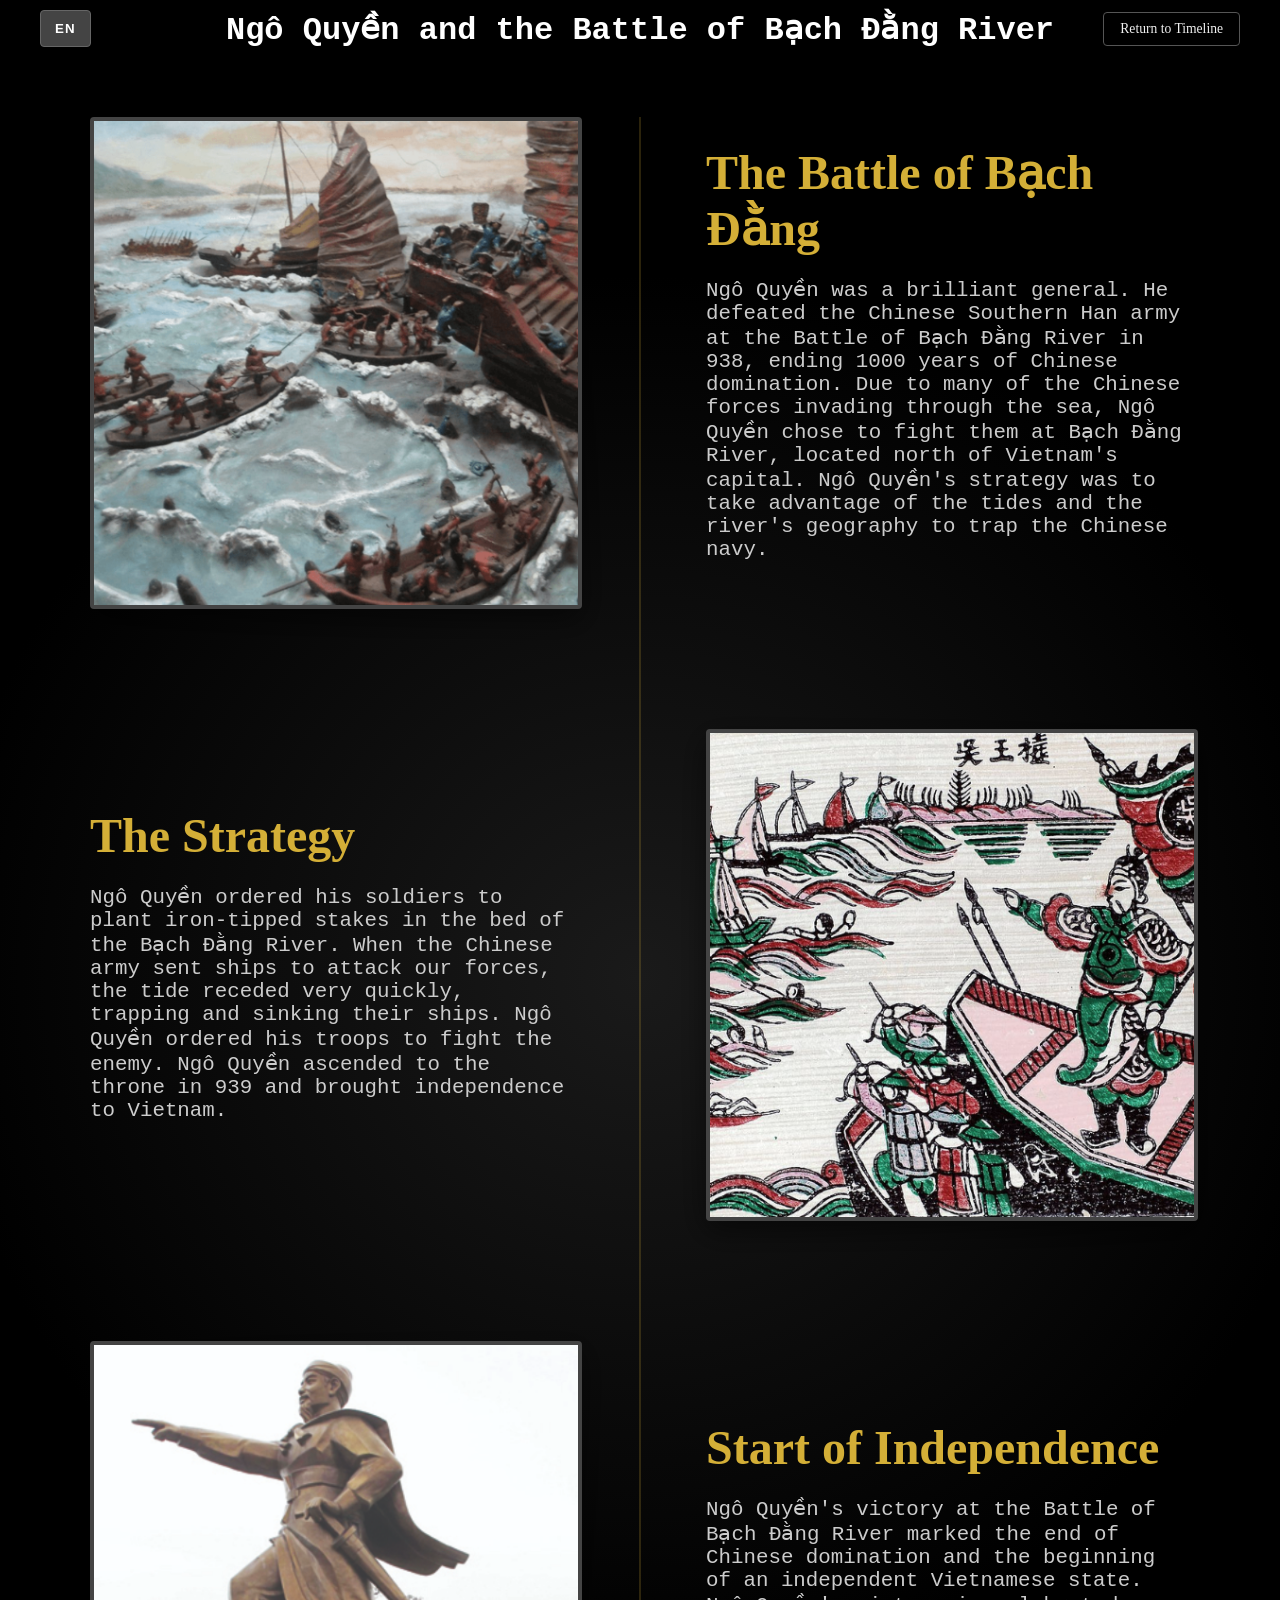
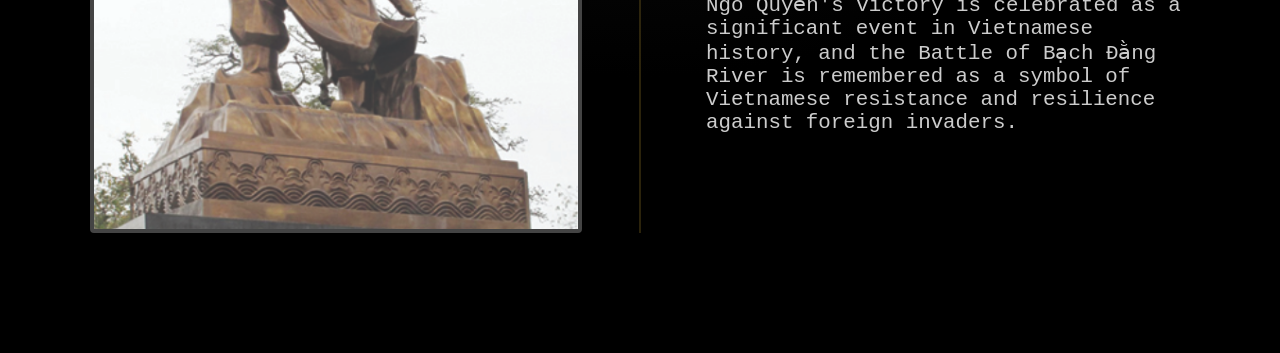
<file: templates/BachDangRiver.html>
<!DOCTYPE html>
<html lang="en">
<head>
    <meta charset="UTF-8">
    <meta name="viewport" content="width=device-width, initial-scale=1.0">
    <title>Dragon and Fairy - Vietnamese History</title>
    <link rel="stylesheet" href="../static/main.css">
    <link rel="stylesheet" href="../static/inner-page.css">
    <script src="../static/main.js" defer></script>
</head>

<body>
    <header class="main-header">
        <div class="header-left">
            <button id="lang-toggle" class="lang-btn">EN</button>
        </div>

        <h1 class="site-title" data-key="era.fourth"></h1>

        <div class="toggle-group">
            <a href="../index.html" class="return-btn"> Return to Timeline</a>
        </div>
    </header>

    <div class="container">
        <div class="vertical-divider"></div>

        <div class="content-row row-left">
            <div class="image-box">
                <img src="../static/images/Battle.png" alt="The Legend">
            </div>
            <div class="info-box">
                <h2 data-key="Bach_Dang.union_h2"></h2>
                <p data-key="Bach_Dang.union_p"></p>
            </div>
        </div>

        <div class="content-row row-left">
            <div class="info-box">
                <h2 data-key="Bach_Dang.eggs_h2"></h2>
                <p data-key="Bach_Dang.eggs_p"></p>
            </div>
            <div class="image-box">
                <img src="../static/images/RAHH.png" alt="The Eggs">
            </div>
        </div>

         <div class="content-row row-right">
            <div class="info-box">
                <h2 data-key="Bach_Dang.after_h2"></h2>
                <p data-key="Bach_Dang.after_p"></p>
            </div>  
            <div class="image-box">
                <img src="../static/images/Statue.png" alt="The Eggs">
            </div>
        </div>
    </div>
</body>
</html>
</file>
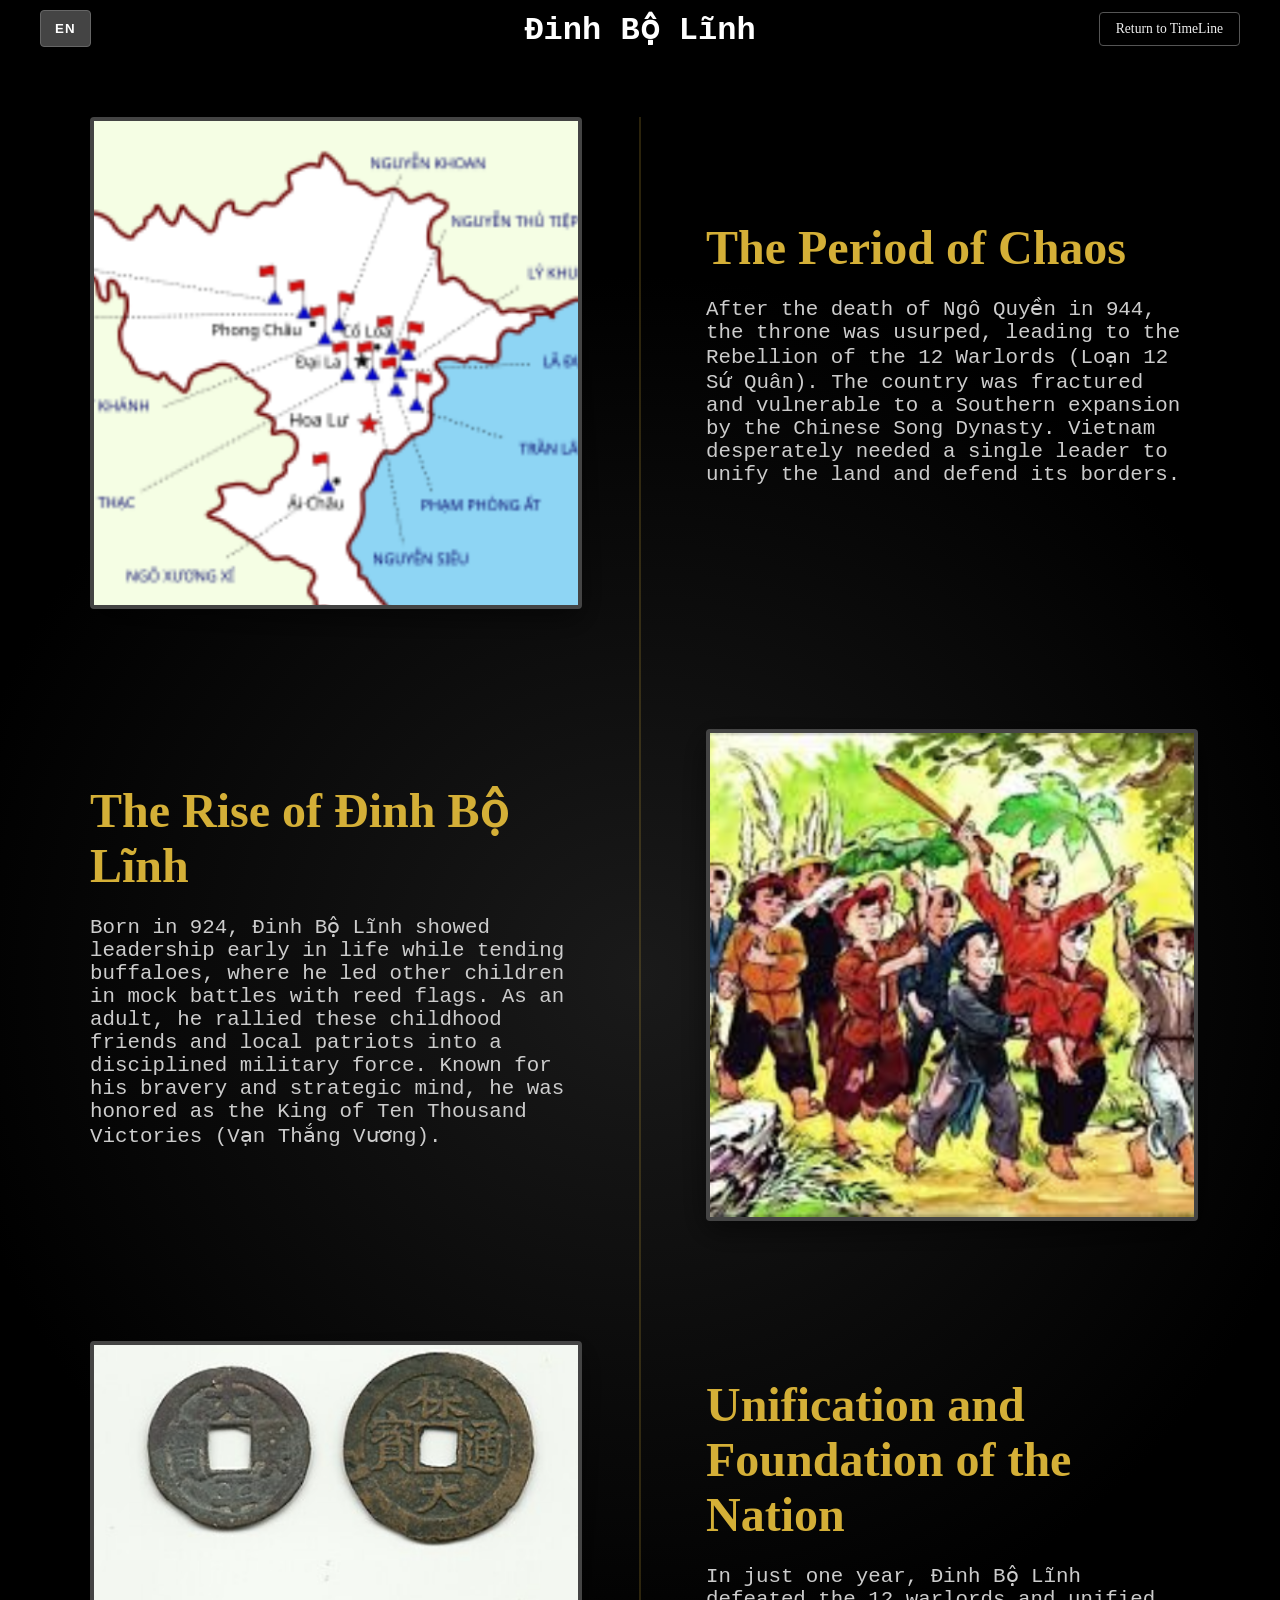
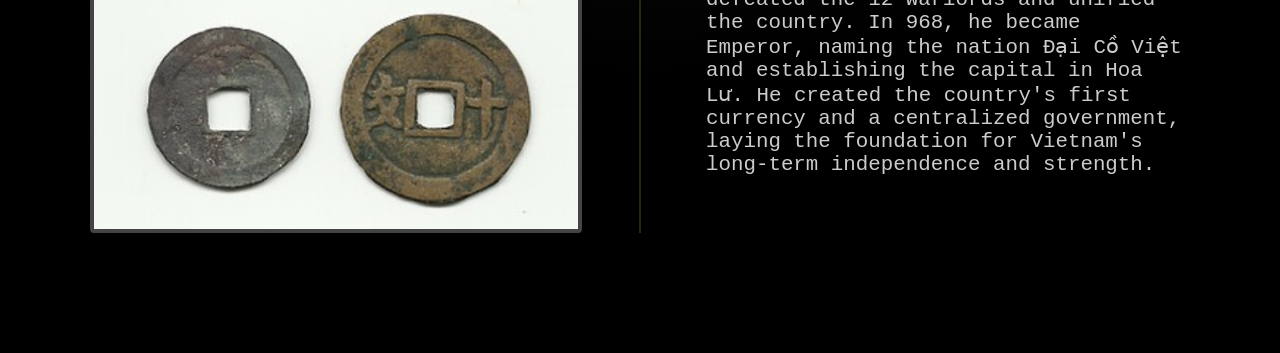
<file: templates/DinhBoLinh.html>
<!DOCTYPE html>
<html lang="en">
<head>
    <meta charset="UTF-8">
    <meta name="viewport" content="width=device-width, initial-scale=1.0">
    <title>Dinh Bo Linh - Vietnamese History</title>
    <link rel="stylesheet" href="../static/main.css">
    <link rel="stylesheet" href="../static/inner-page.css">
    <script src="../static/main.js" defer></script>
</head>

<body>
    <header class="main-header">
        <div class="header-left">
            <button id="lang-toggle" class="lang-btn">EN</button>
        </div>

        <h1 class="site-title" data-key="era.fifth">Dinh Bo Linh</h1>

        <div class="toggle-group">
            <a href="../index.html" class="return-btn">Return to TimeLine</a>
        </div>
    </header>

    <div class="container">
        <div class="vertical-divider"></div>

        <div class="content-row row-left">
            <div class="image-box">
                <img src="../static/images/Choas.png" alt="The Legend">
            </div>
            <div class="info-box">
                <h2 data-key="dinh_bo_linh.union_h2"></h2>
                <p data-key="dinh_bo_linh.union_p"></p>
            </div>
        </div>

        <div class="content-row row-left">
            <div class="info-box">
                <h2 data-key="dinh_bo_linh.eggs_h2"></h2>
                <p data-key="dinh_bo_linh.eggs_p"></p>
            </div>
            <div class="image-box">
                <img src="../static/images/Childhood.png" alt="The Eggs">
            </div>
        </div>

         <div class="content-row row-right">
            <div class="info-box">
                <h2 data-key="dinh_bo_linh.after_h2"></h2>
                <p data-key="dinh_bo_linh.after_p"></p>
            </div>  
            <div class="image-box">
                <img src="../static/images/Money.png" alt="The Eggs">
            </div>
        </div>
    </div>
</body>
</html>
</file>
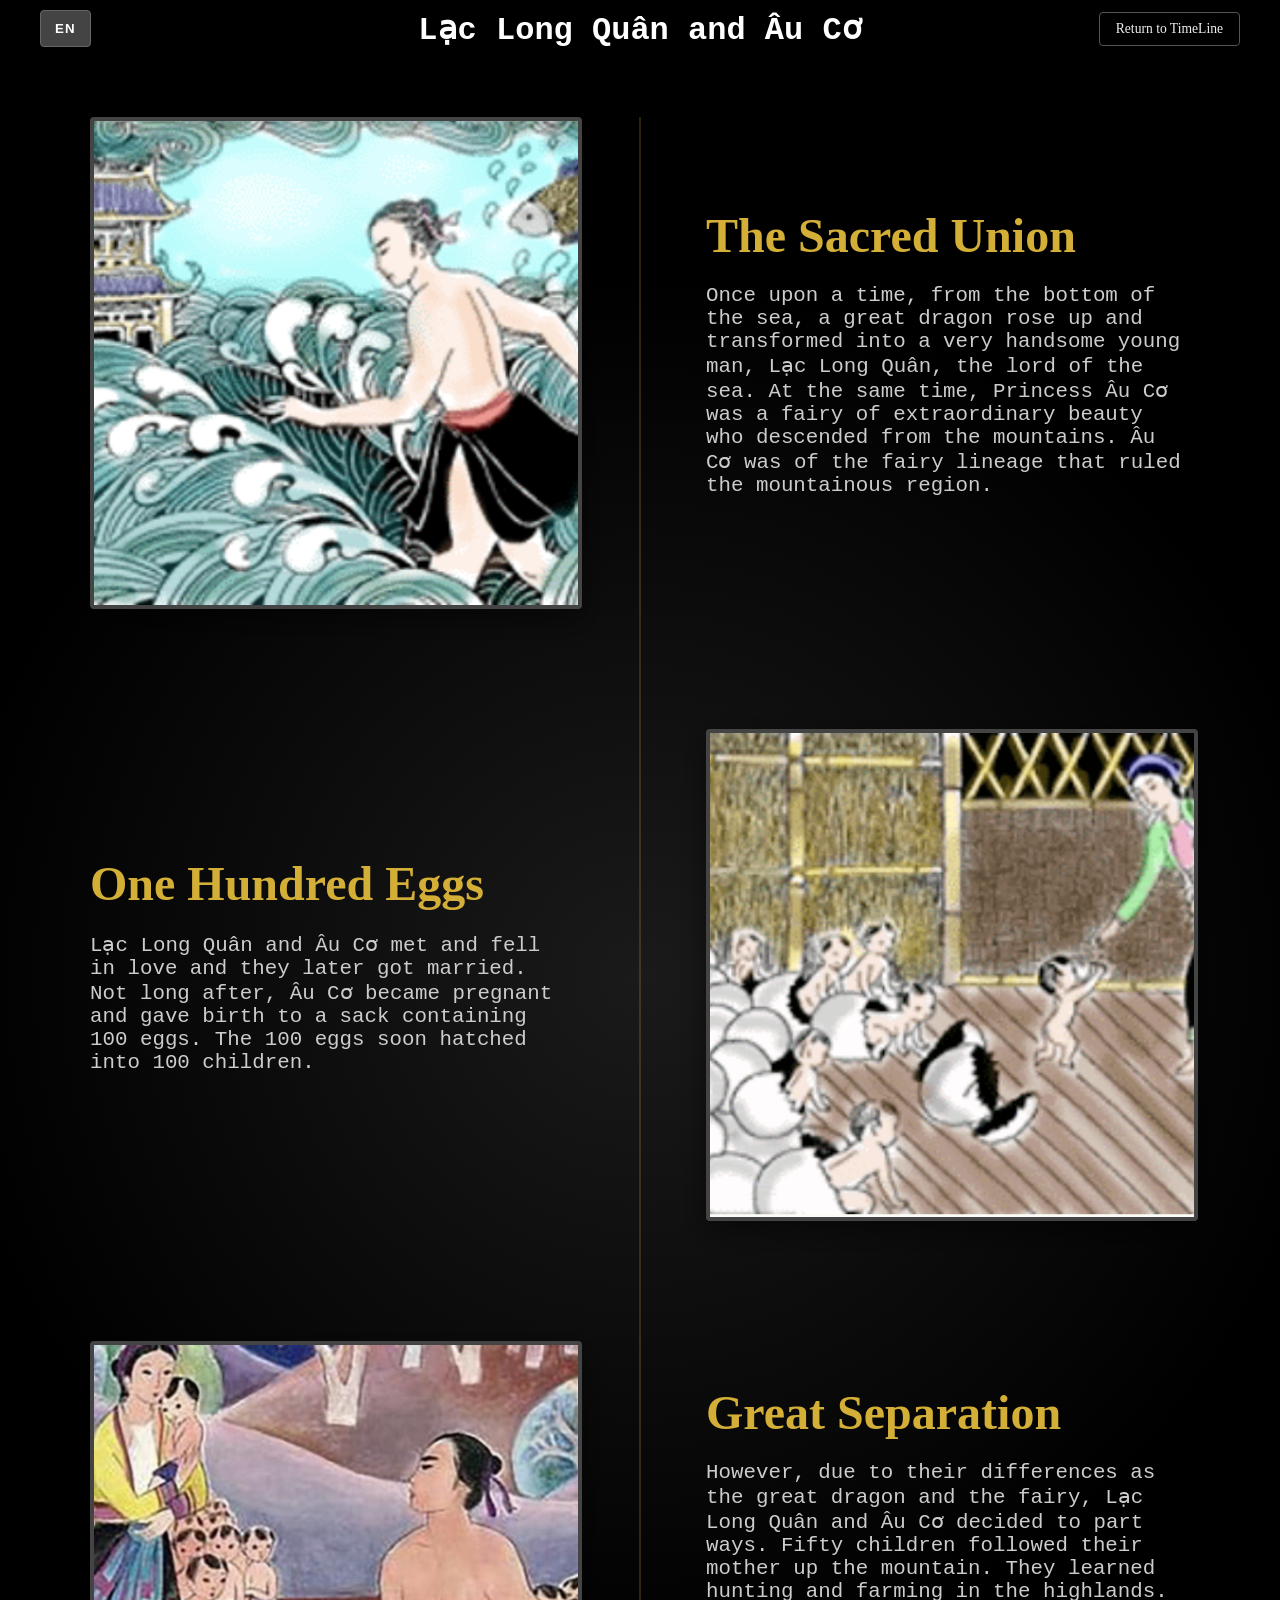
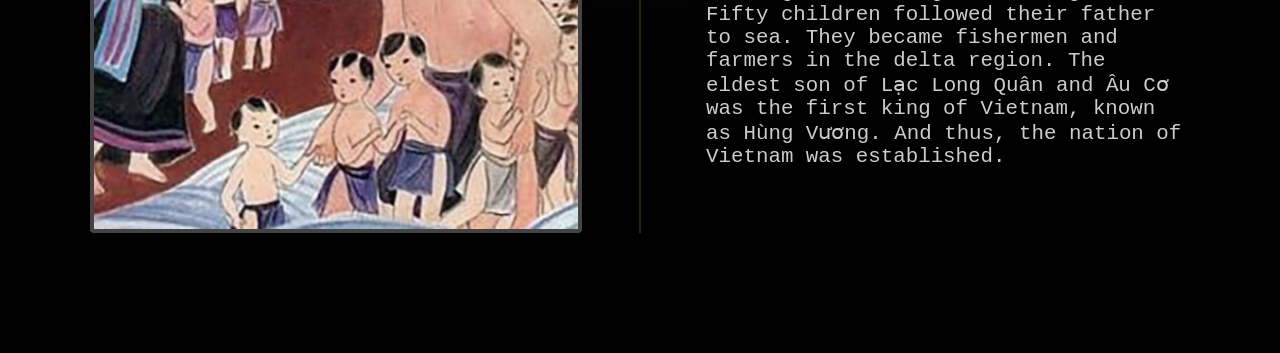
<file: templates/dragon-fairy.html>
<!DOCTYPE html>
<html lang="en">
<head>
    <meta charset="UTF-8">
    <meta name="viewport" content="width=device-width, initial-scale=1.0">
    <title>Dragon and Fairy - Vietnamese History</title>
    <link rel="stylesheet" href="../static/main.css">
    <link rel="stylesheet" href="../static/inner-page.css">
    <script src="../static/main.js" defer></script>
</head>

<body>
    <header class="main-header">
        <div class="header-left">
            <button id="lang-toggle" class="lang-btn">EN</button>
        </div>

        <h1 class="site-title" data-key="era.first">Dragon and Fairy</h1>

        <div class="toggle-group">
            <a href="../index.html" class="return-btn">Return to TimeLine</a>
        </div>
    </header>

    <div class="container">
        <div class="vertical-divider"></div>

        <div class="content-row row-left">
            <div class="image-box">
                <img src="../static/images/Him.png" alt="The Legend">
            </div>
            <div class="info-box">
                <h2 data-key="dragon_fairy.union_h2"></h2>
                <p data-key="dragon_fairy.union_p"></p>
            </div>
        </div>

        <div class="content-row row-left">
            <div class="info-box">
                <h2 data-key="dragon_fairy.eggs_h2"></h2>
                <p data-key="dragon_fairy.eggs_p"></p>
            </div>
            <div class="image-box">
                <img src="../static/images/Egg.png" alt="The Eggs">
            </div>
        </div>

         <div class="content-row row-right">
            <div class="info-box">
                <h2 data-key="dragon_fairy.after_h2"></h2>
                <p data-key="dragon_fairy.after_p"></p>
            </div>  
            <div class="image-box">
                <img src="../static/images/bye.png" alt="The Eggs">
            </div>
        </div>
    </div>
</body>
</html>
</file>
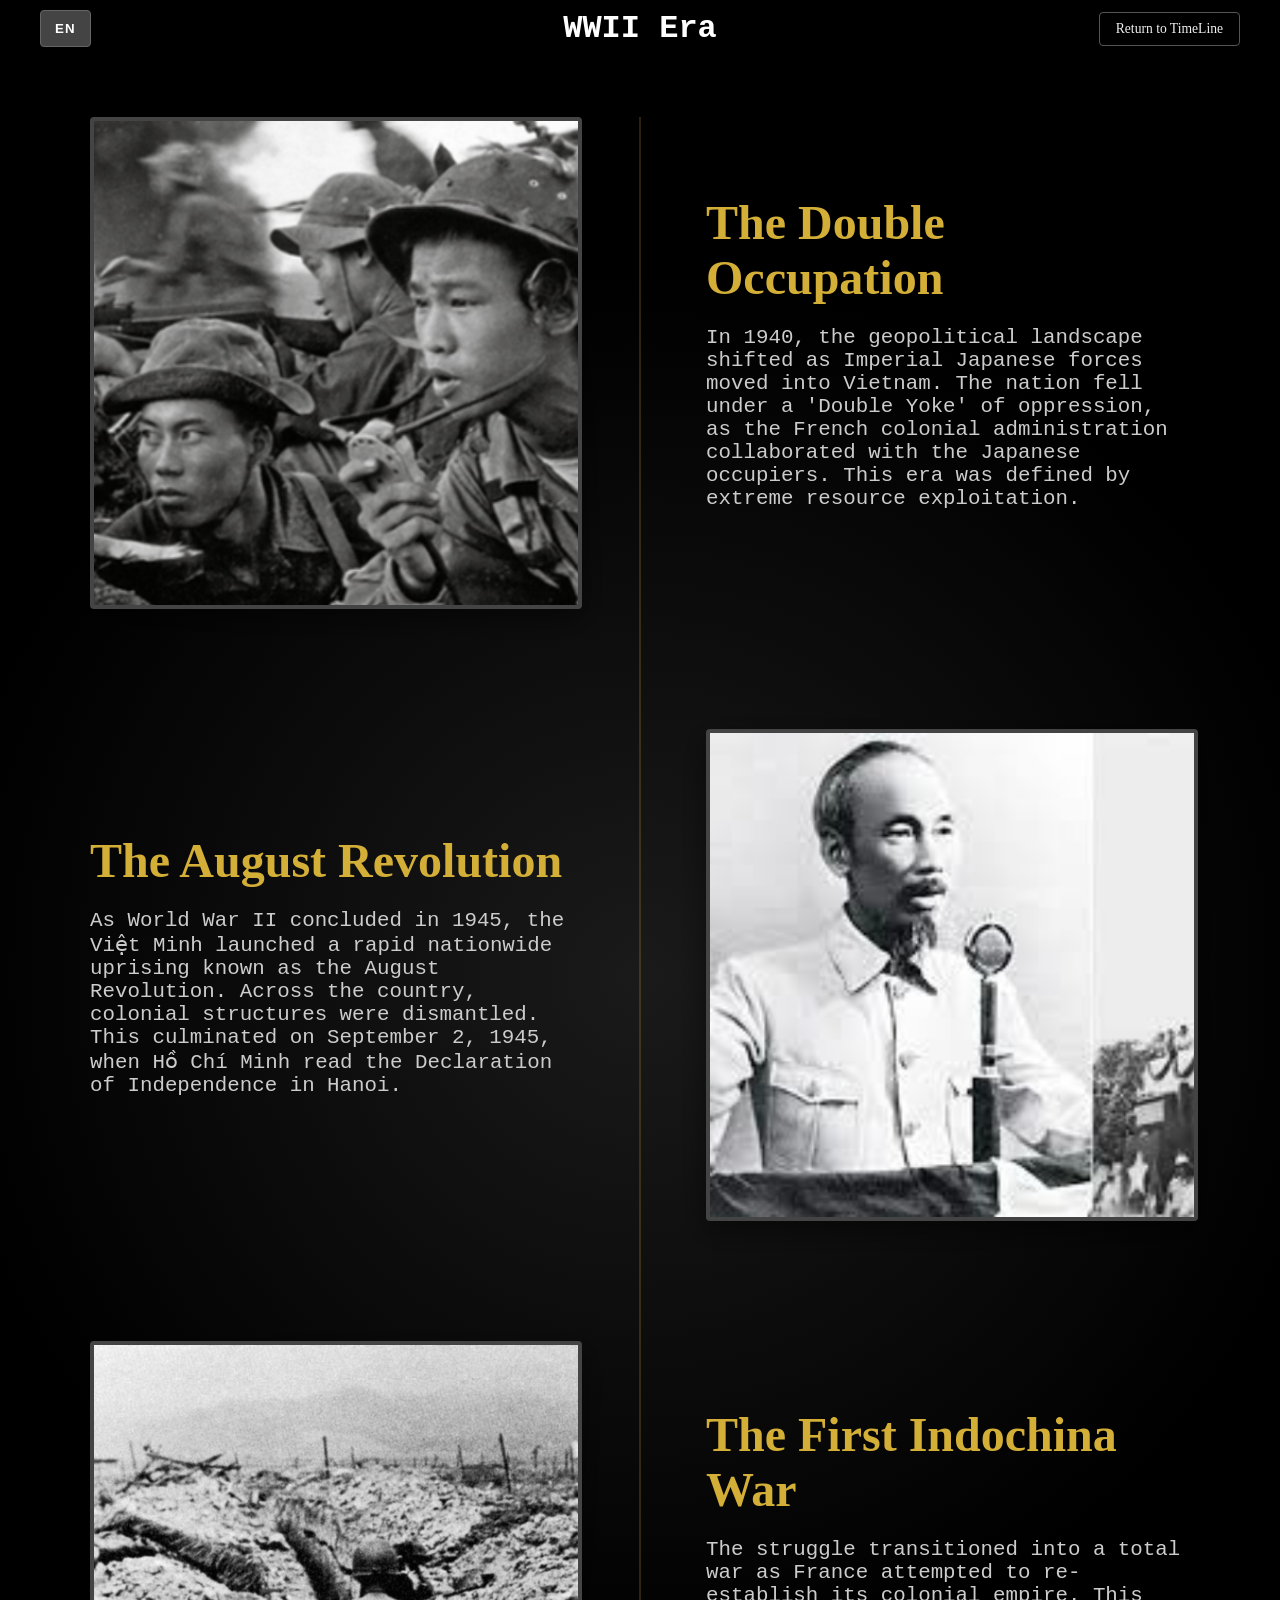
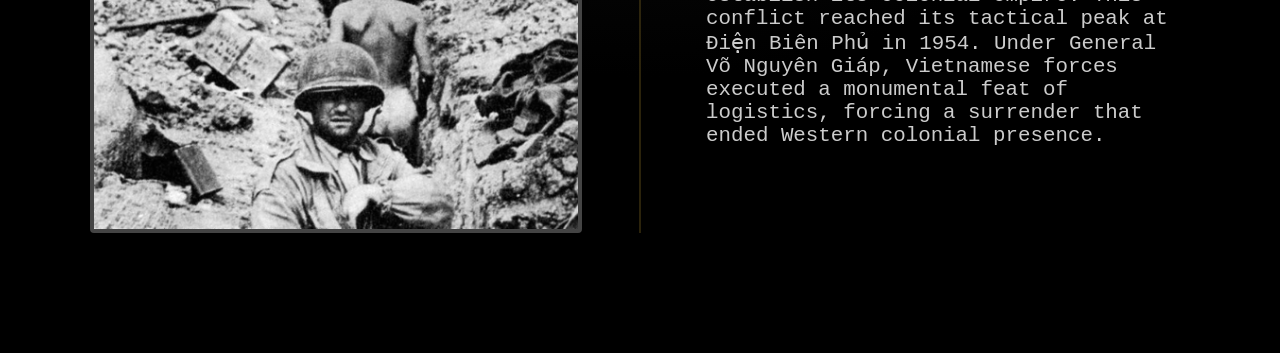
<file: templates/FrenchColony.html>
<!DOCTYPE html>
<html lang="en">
<head>
    <meta charset="UTF-8">
    <meta name="viewport" content="width=device-width, initial-scale=1.0">
    <title> War - Vietnamese History</title>
    <link rel="stylesheet" href="../static/main.css">
    <link rel="stylesheet" href="../static/inner-page.css">
    <script src="../static/main.js" defer></script>
</head>

<body>
    <header class="main-header">
        <div class="header-left">
            <button id="lang-toggle" class="lang-btn">EN</button>
        </div>

        <h1 class="site-title" data-key="era.tenth"></h1>
        <div class="toggle-group">
            <a href="../index.html" class="return-btn">Return to TimeLine</a>
        </div>
    </header>

    <div class="container">
        <div class="vertical-divider"></div>

        <div class="content-row row-left">
            <div class="image-box">
                <img src="../static/images/Japanese.png" alt="The Legend">
            </div>
            <div class="info-box">
                <h2 data-key="WWII.union_h2"></h2>
                <p data-key="WWII.union_p"></p>
            </div>
        </div>

        <div class="content-row row-left">
            <div class="info-box">
                <h2 data-key="WWII.eggs_h2"></h2>
                <p data-key="WWII.eggs_p"></p>
            </div>
            <div class="image-box">
                <img src="../static/images/TheHonoredOne.png" alt="The Eggs">
            </div>
        </div>

         <div class="content-row row-right">
            <div class="info-box">
                <h2 data-key="WWII.after_h2"></h2>
                <p data-key="WWII.after_p"></p>
            </div>  
            <div class="image-box">
                <img src="../static/images/French.png" alt="The Eggs">
            </div>
        </div>
    </div>
</body>
</html>
</file>
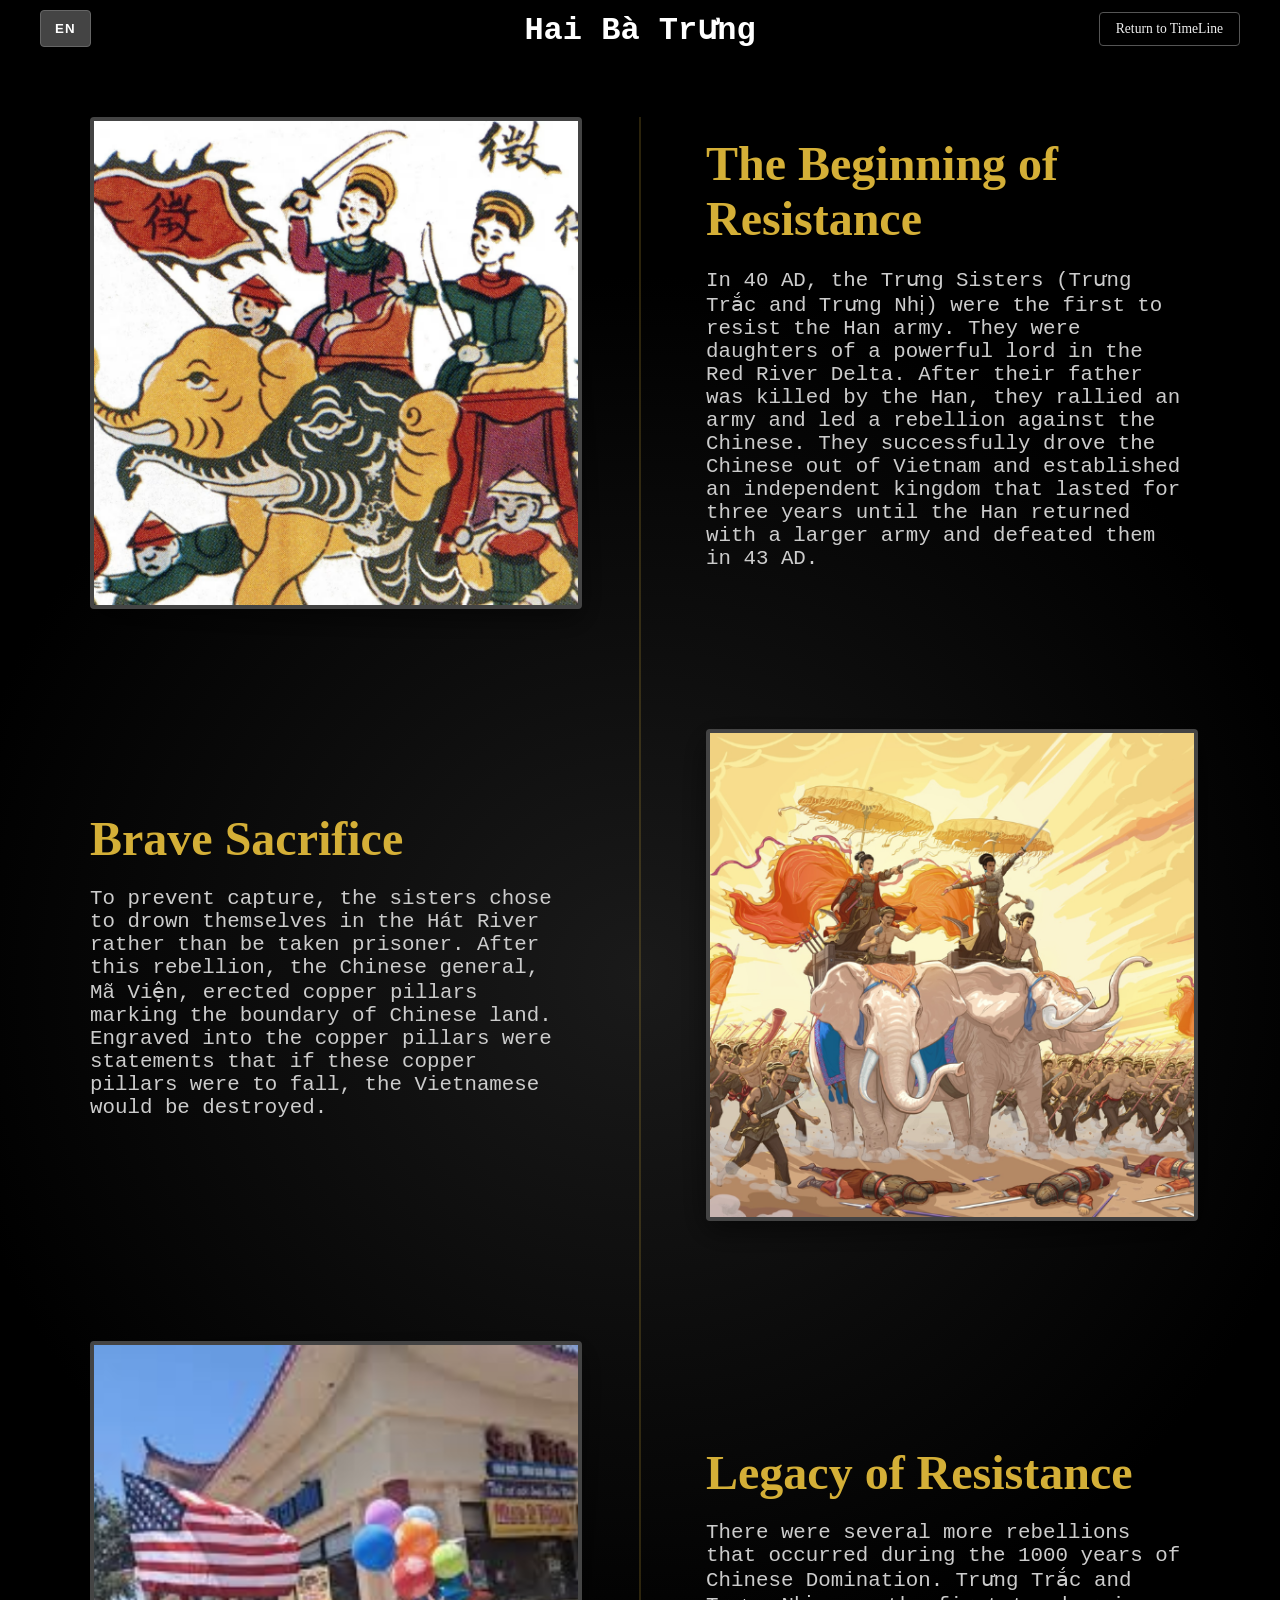
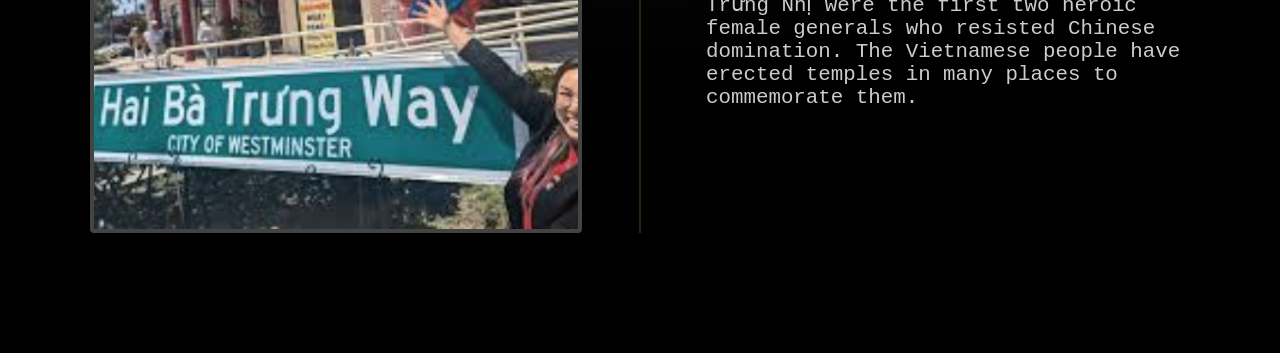
<file: templates/HaiBaTrung.html>
<!DOCTYPE html>
<html lang="en">
<head>
    <meta charset="UTF-8">
    <meta name="viewport" content="width=device-width, initial-scale=1.0">
    <title>Hai Ba Trung - Vietnamese History</title>
    <link rel="stylesheet" href="../static/main.css">
    <link rel="stylesheet" href="../static/inner-page.css">
    <script src="../static/main.js" defer></script>
</head>

<body>
    <header class="main-header">
        <div class="header-left">
            <button id="lang-toggle" class="lang-btn">EN</button>
        </div>

        <h1 class="site-title" data-key="era.third"></h1>

        <div class="toggle-group">
            <a href="../index.html" class="return-btn">Return to TimeLine</a>
        </div>
    </header>

    <div class="container">
        <div class="vertical-divider"></div>

        <div class="content-row row-left">
            <div class="image-box">
                <img src="../static/images/Painting.png" alt="The Legend">
            </div>
            <div class="info-box">
                <h2 data-key="Hai_Ba.union_h2"></h2>
                <p data-key="Hai_Ba.union_p"></p>
            </div>
        </div>

        <div class="content-row row-left">
            <div class="info-box">
                <h2 data-key="Hai_Ba.eggs_h2"></h2>
                <p data-key="Hai_Ba.eggs_p"></p>
            </div>
            <div class="image-box">
                <img src="../static/images/LooksAI.png" alt="The Eggs">
            </div>
        </div>

         <div class="content-row row-right">
            <div class="info-box">
                <h2 data-key="Hai_Ba.after_h2"></h2>
                <p data-key="Hai_Ba.after_p"></p>
            </div>  
            <div class="image-box">
                <img src="../static/images/Street.png" alt="The Eggs">
            </div>
        </div>
    </div>
</body>
</html>
</file>
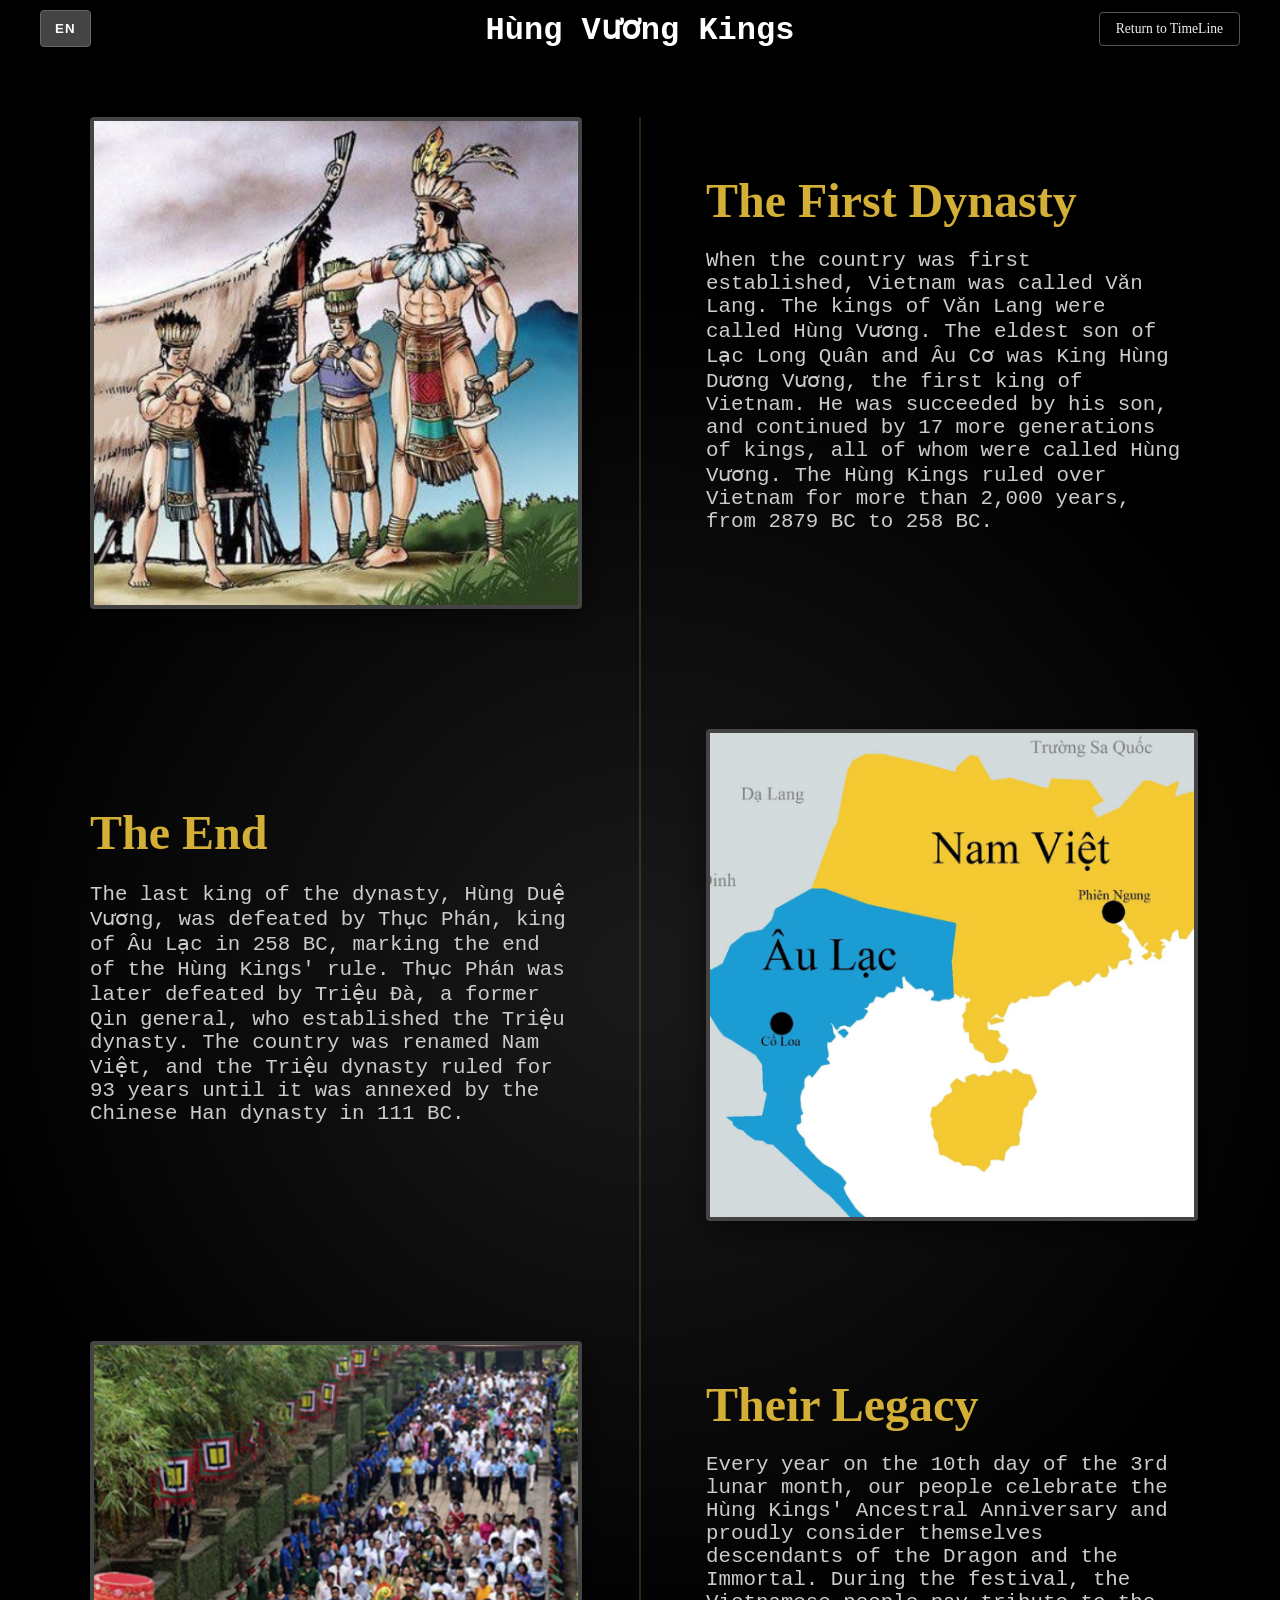
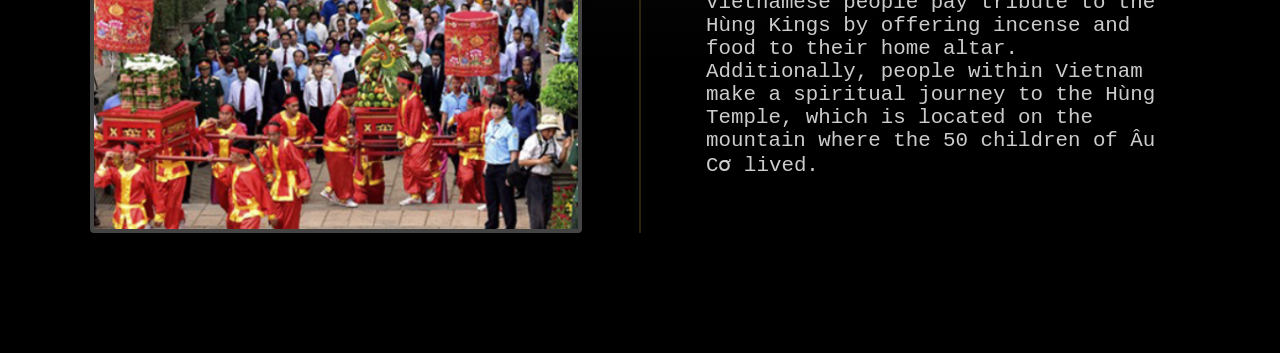
<file: templates/HungVuong.html>
<!DOCTYPE html>
<html lang="en">
<head>
    <meta charset="UTF-8">
    <meta name="viewport" content="width=device-width, initial-scale=1.0">
    <title>Hung Vuong Kings - Vietnamese History</title>
    <link rel="stylesheet" href="../static/main.css">
    <link rel="stylesheet" href="../static/inner-page.css">
    <script src="../static/main.js" defer></script>
</head>

<body>
    <header class="main-header">
        <div class="header-left">
            <button id="lang-toggle" class="lang-btn">EN</button>
        </div>

        <h1 class="site-title" data-key="era.second">Hung Vuong</h1>

        <div class="toggle-group">
            <a href="../index.html" class="return-btn">Return to TimeLine</a>
        </div>
    </header>

    <div class="container">
        <div class="vertical-divider"></div>

        <div class="content-row row-left">
            <div class="image-box">
                <img src="../static/images/Start.png" alt="The Legend">
            </div>
            <div class="info-box">
                <h2 data-key="Hung_Vuong.union_h2"></h2>
                <p data-key="Hung_Vuong.union_p"></p>
            </div>
        </div>

        <div class="content-row row-left">
            <div class="info-box">
                <h2 data-key="Hung_Vuong.eggs_h2"></h2>
                <p data-key="Hung_Vuong.eggs_p"></p>
            </div>
            <div class="image-box">
                <img src="../static/images/Map.png" alt="The Eggs">
            </div>
        </div>

         <div class="content-row row-right">
            <div class="info-box">
                <h2 data-key="Hung_Vuong.after_h2"></h2>
                <p data-key="Hung_Vuong.after_p"></p>
            </div>  
            <div class="image-box">
                <img src="../static/images/End.png" alt="The Eggs">
            </div>
        </div>
    </div>
</body>
</html>
</file>
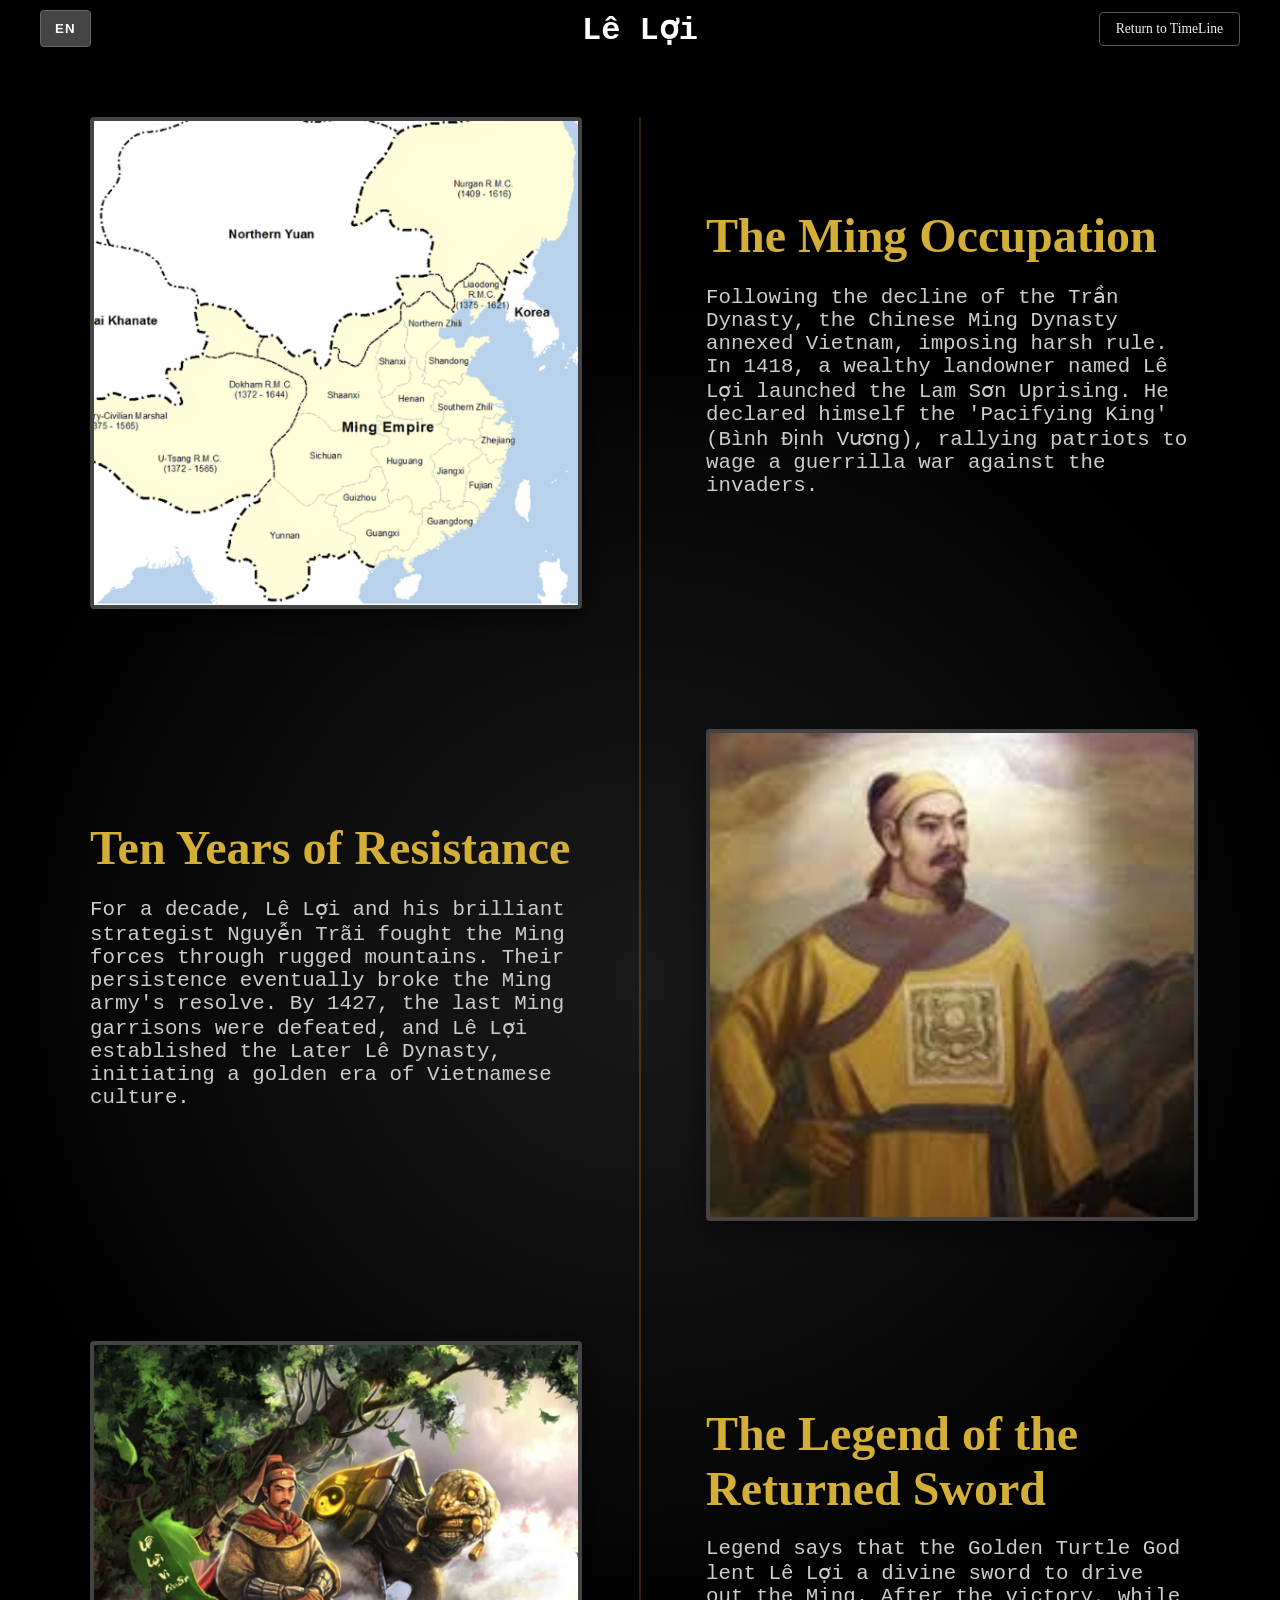
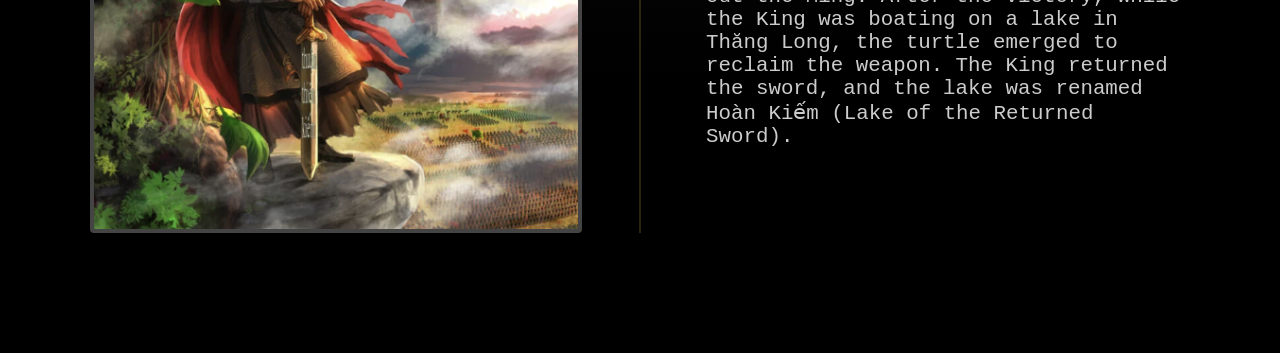
<file: templates/LeLoi.html>
<!DOCTYPE html>
<html lang="en">
<head>
    <meta charset="UTF-8">
    <meta name="viewport" content="width=device-width, initial-scale=1.0">
    <title>Dragon and Fairy - Vietnamese History</title>
    <link rel="stylesheet" href="../static/main.css">
    <link rel="stylesheet" href="../static/inner-page.css">
    <script src="../static/main.js" defer></script>
</head>

<body>
    <header class="main-header">
        <div class="header-left">
            <button id="lang-toggle" class="lang-btn">EN</button>
        </div>

        <h1 class="site-title" data-key="era.eighth">Dragon and Fairy</h1>

        <div class="toggle-group">
            <a href="../index.html" class="return-btn">Return to TimeLine</a>
        </div>
    </header>

    <div class="container">
        <div class="vertical-divider"></div>

        <div class="content-row row-left">
            <div class="image-box">
                <img src="../static/images/Ming.png" alt="The Legend">
            </div>
            <div class="info-box">
                <h2 data-key="le_loi.union_h2"></h2>
                <p data-key="le_loi.union_p"></p>
            </div>
        </div>

        <div class="content-row row-left">
            <div class="info-box">
                <h2 data-key="le_loi.eggs_h2"></h2>
                <p data-key="le_loi.eggs_p"></p>
            </div>
            <div class="image-box">
                <img src="../static/images/Mogged.png" alt="The Eggs">
            </div>
        </div>

         <div class="content-row row-right">
            <div class="info-box">
                <h2 data-key="le_loi.after_h2"></h2>
                <p data-key="le_loi.after_p"></p>
            </div>  
            <div class="image-box">
                <img src="../static/images/Turt.png" alt="The Eggs">
            </div>
        </div>
    </div>
</body>
</html>
</file>
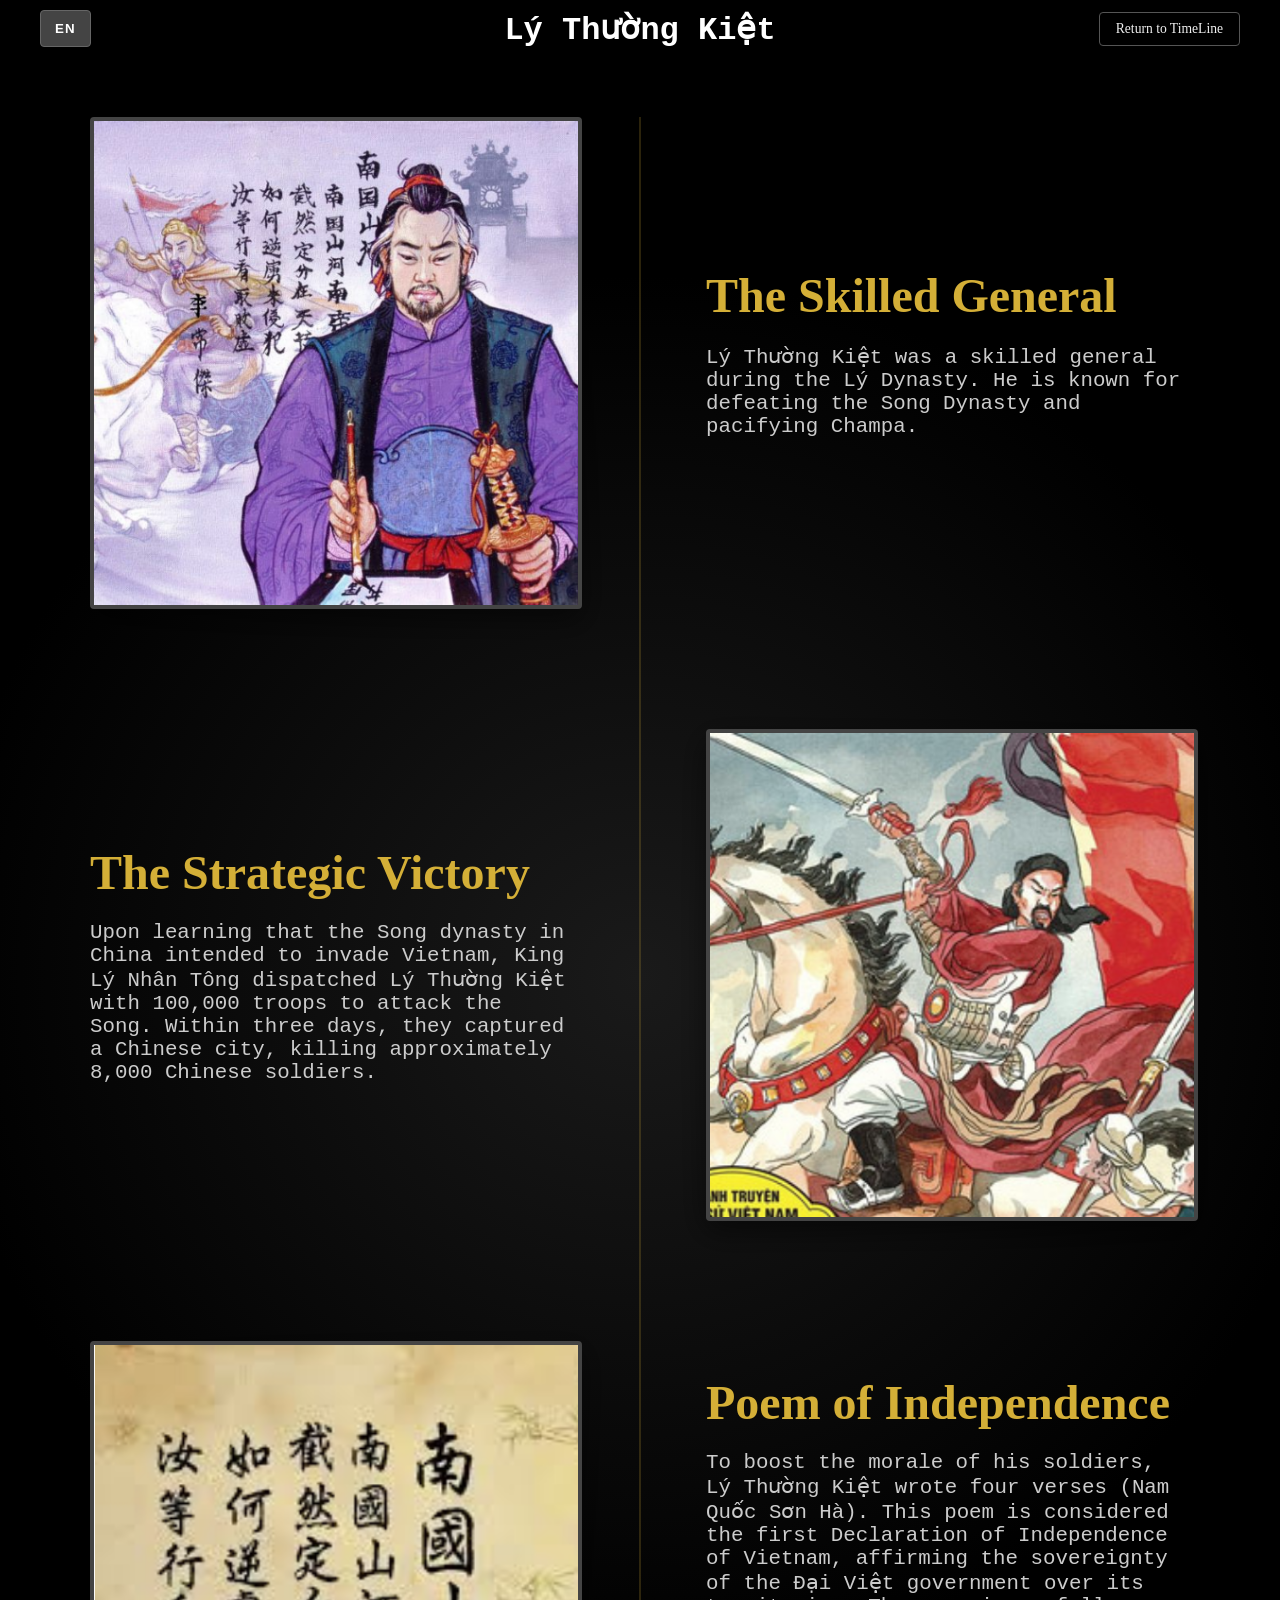
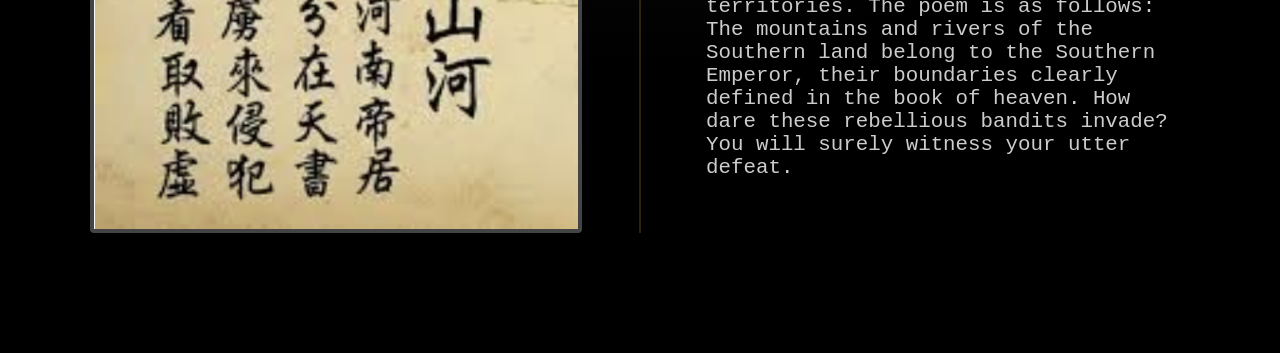
<file: templates/LyThuongKiet.html>
<!DOCTYPE html>
<html lang="en">
<head>
    <meta charset="UTF-8">
    <meta name="viewport" content="width=device-width, initial-scale=1.0">
    <title>Ly Thuong Kiet - Vietnamese History</title>
    <link rel="stylesheet" href="../static/main.css">
    <link rel="stylesheet" href="../static/inner-page.css">
    <script src="../static/main.js" defer></script>
</head>

<body>
    <header class="main-header">
        <div class="header-left">
            <button id="lang-toggle" class="lang-btn">EN</button>
        </div>

        <h1 class="site-title" data-key="era.sixth"></h1>

        <div class="toggle-group">
            <a href="../index.html" class="return-btn">Return to TimeLine</a>
        </div>
    </header>

    <div class="container">
        <div class="vertical-divider"></div>

        <div class="content-row row-left">
            <div class="image-box">
                <img src="../static/images/goated.png" alt="The Legend">
            </div>
            <div class="info-box">
                <h2 data-key="ly_thuong_kiet.union_h2"></h2>
                <p data-key="ly_thuong_kiet.union_p"></p>
            </div>
        </div>

        <div class="content-row row-left">
            <div class="info-box">
                <h2 data-key="ly_thuong_kiet.eggs_h2"></h2>
                <p data-key="ly_thuong_kiet.eggs_p"></p>
            </div>
            <div class="image-box">
                <img src="../static/images/Conquest.png" alt="The Eggs">
            </div>
        </div>

         <div class="content-row row-right">
            <div class="info-box">
                <h2 data-key="ly_thuong_kiet.after_h2"></h2>
                <p data-key="ly_thuong_kiet.after_p"></p>
            </div>  
            <div class="image-box">
                <img src="../static/images/Poem.png" alt="The Eggs">
            </div>
        </div>
    </div>
</body>
</html>
</file>
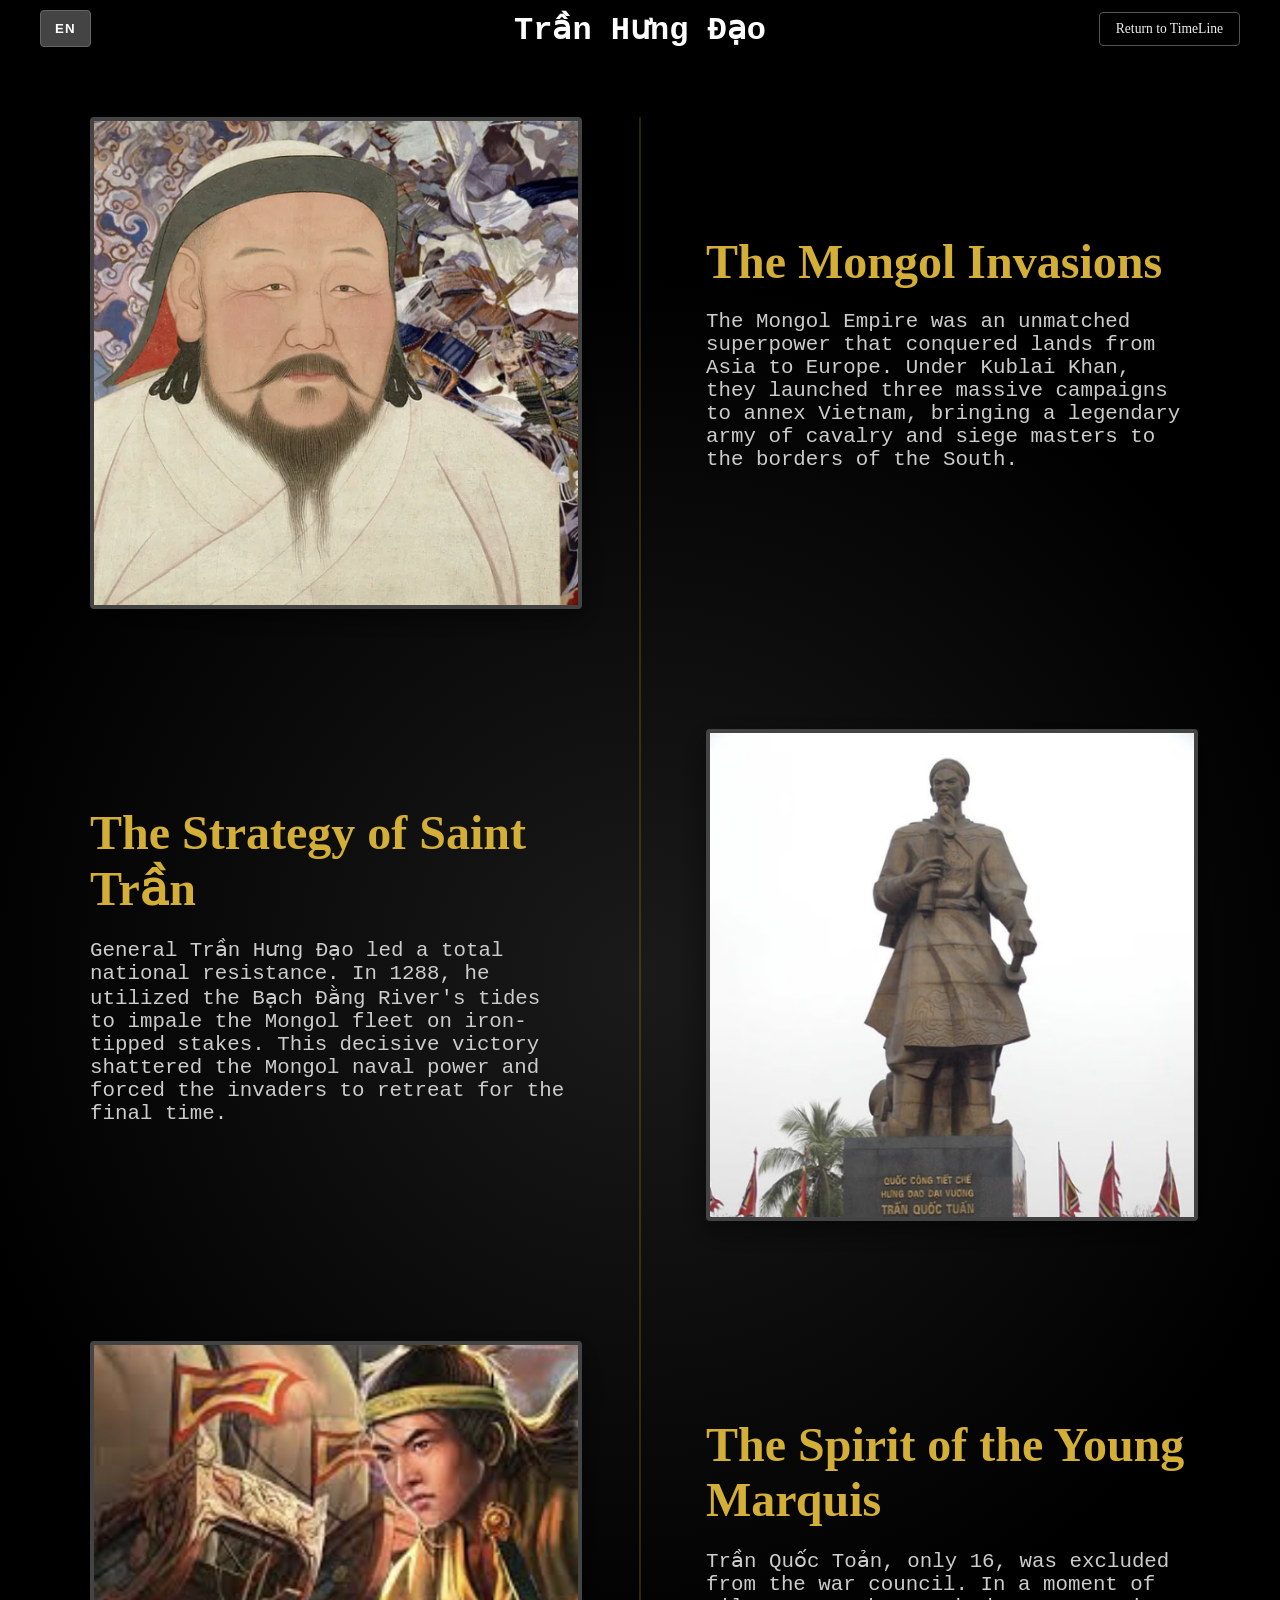
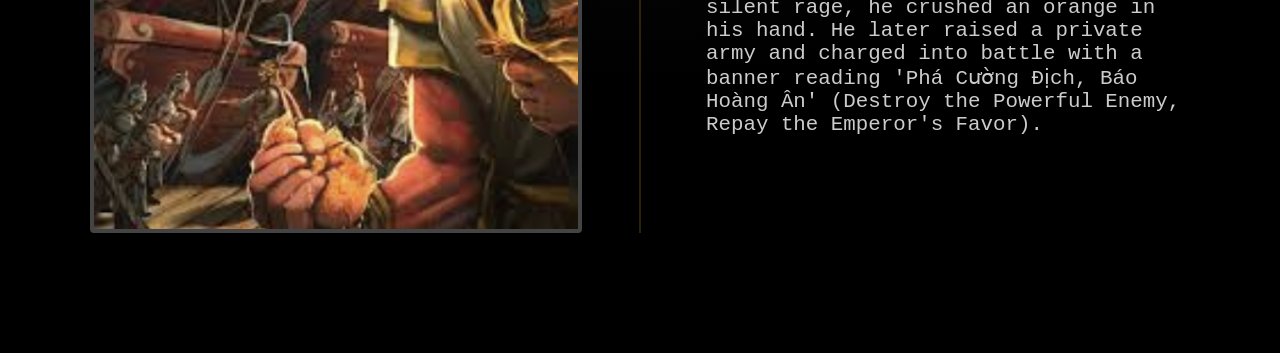
<file: templates/TranHungDao.html>
<!DOCTYPE html>
<html lang="en">
<head>
    <meta charset="UTF-8">
    <meta name="viewport" content="width=device-width, initial-scale=1.0">
    <title> Tran Hung Dao - Vietnamese History</title>
    <link rel="stylesheet" href="../static/main.css">
    <link rel="stylesheet" href="../static/inner-page.css">
    <script src="../static/main.js" defer></script>
</head>

<body>
    <header class="main-header">
        <div class="header-left">
            <button id="lang-toggle" class="lang-btn">EN</button>
        </div>

        <h1 class="site-title" data-key="era.seventh"></h1>

        <div class="toggle-group">
            <a href="../index.html" class="return-btn">Return to TimeLine</a>
        </div>
    </header>

    <div class="container">
        <div class="vertical-divider"></div>

        <div class="content-row row-left">
            <div class="image-box">
                <img src="../static/images/Mongols.png" alt="The Legend">
            </div>
            <div class="info-box">
                <h2 data-key="tran_hung_dao.union_h2"></h2>
                <p data-key="tran_hung_dao.union_p"></p>
            </div>
        </div>

        <div class="content-row row-left">
            <div class="info-box">
                <h2 data-key="tran_hung_dao.eggs_h2"></h2>
                <p data-key="tran_hung_dao.eggs_p"></p>
            </div>
            <div class="image-box">
                <img src="../static/images/Saint.png" alt="The Eggs">
            </div>
        </div>

         <div class="content-row row-right">
            <div class="info-box">
                <h2 data-key="tran_hung_dao.after_h2"></h2>
                <p data-key="tran_hung_dao.after_p"></p>
            </div>  
            <div class="image-box">
                <img src="../static/images/orange.png" alt="The Eggs">
            </div>
        </div>
    </div>
</body>
</html>
</file>
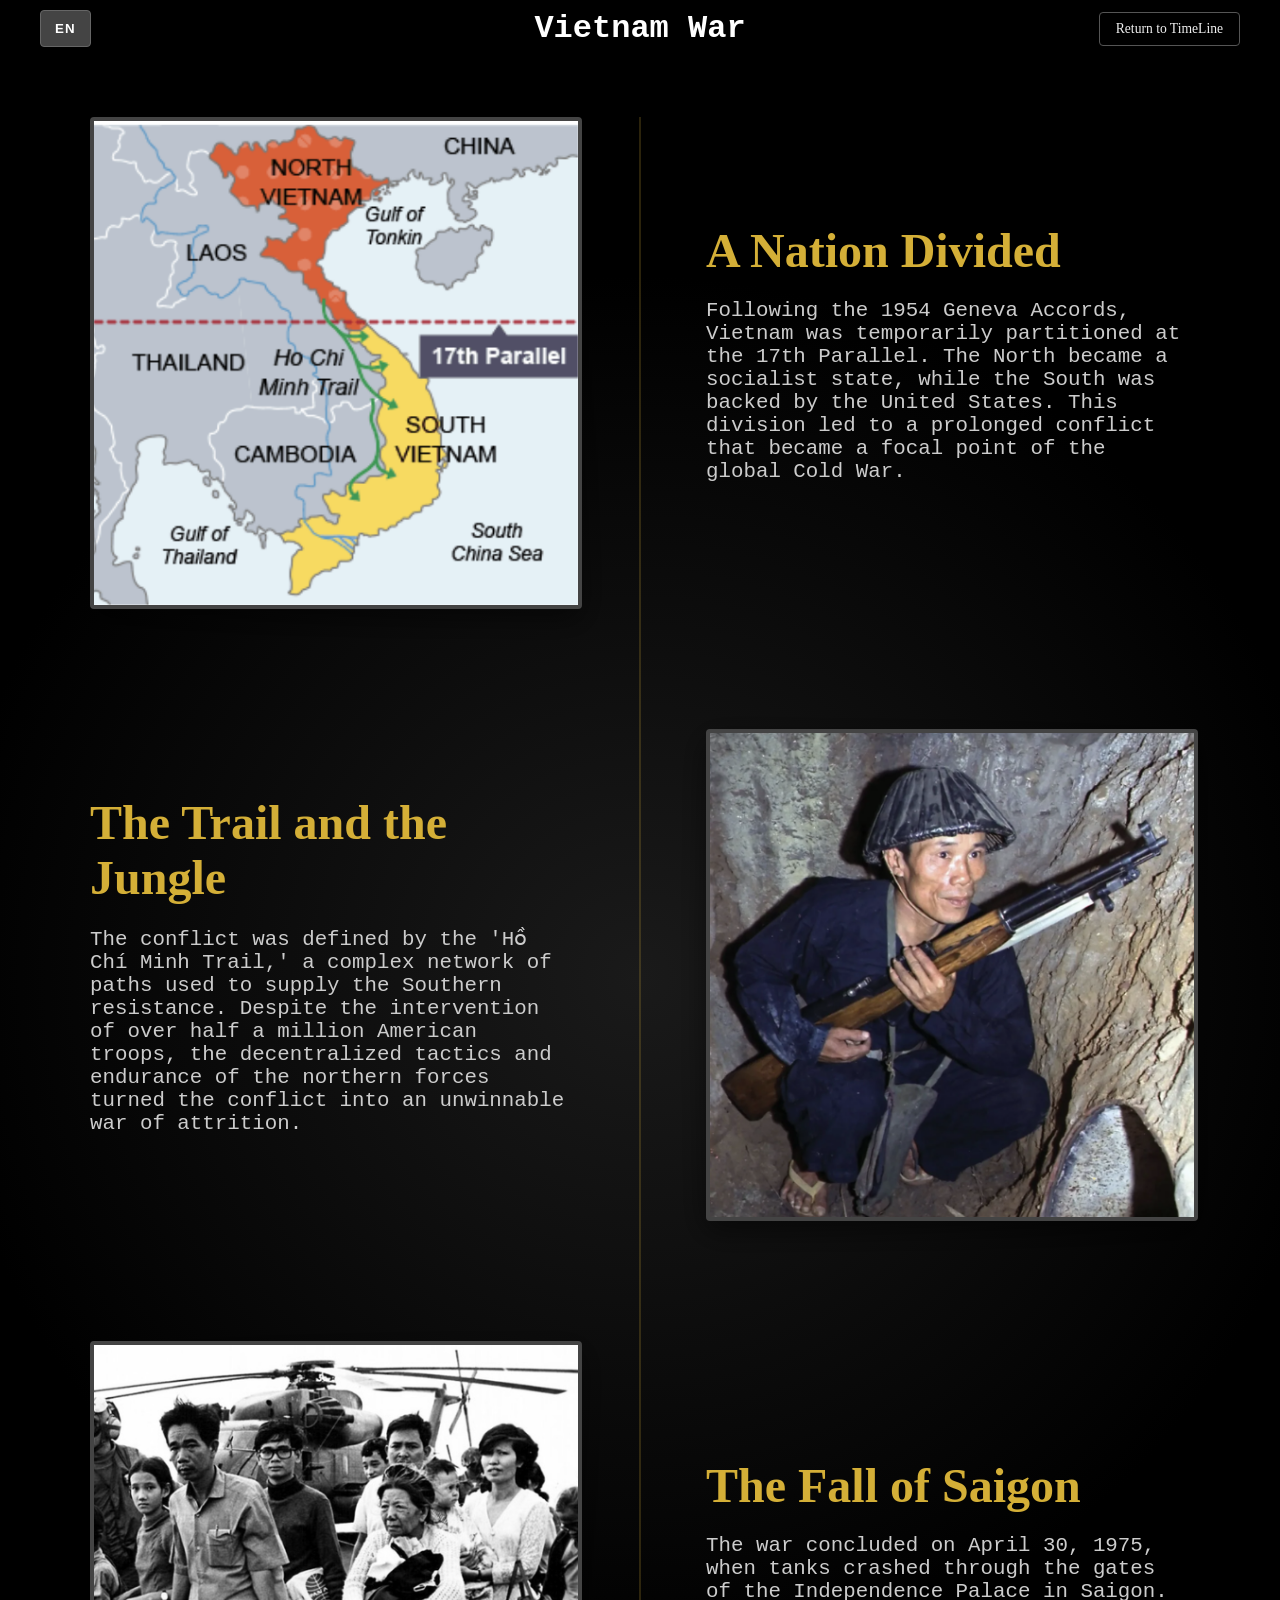
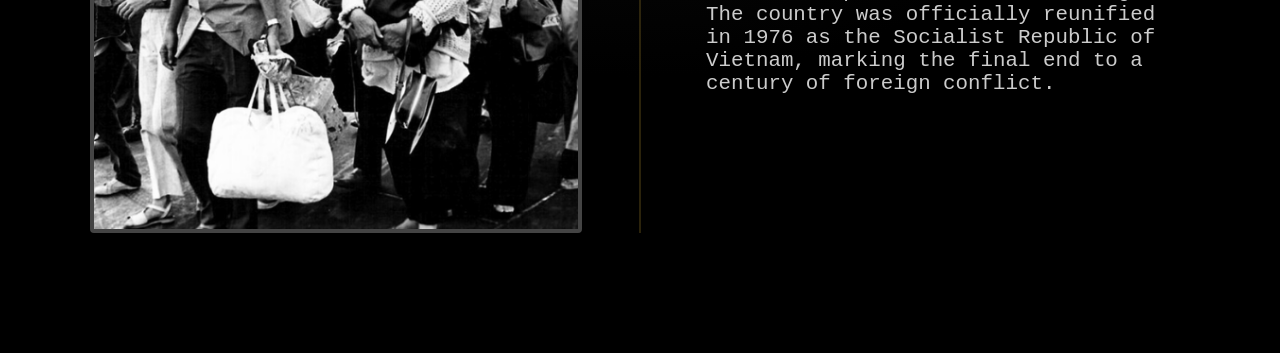
<file: templates/VietnamWar.html>
<!DOCTYPE html>
<html lang="en">
<head>
    <meta charset="UTF-8">
    <meta name="viewport" content="width=device-width, initial-scale=1.0">
    <title> Vietnam War - Vietnamese History</title>
    <link rel="stylesheet" href="../static/main.css">
    <link rel="stylesheet" href="../static/inner-page.css">
    <script src="../static/main.js" defer></script>
</head>

<body>
    <header class="main-header">
        <div class="header-left">
            <button id="lang-toggle" class="lang-btn">EN</button>
        </div>

        <h1 class="site-title" data-key="era.eleventh"></h1>

        <div class="toggle-group">
            <a href="../index.html" class="return-btn">Return to TimeLine</a>
        </div>
    </header>

    <div class="container">
        <div class="vertical-divider"></div>

        <div class="content-row row-left">
            <div class="image-box">
                <img src="../static/images/Parallel.png" alt="The Legend">
            </div>
            <div class="info-box">
                <h2 data-key="Vietnam_War.union_h2"></h2>
                <p data-key="Vietnam_War.union_p"></p>
            </div>
        </div>

        <div class="content-row row-left">
            <div class="info-box">
                <h2 data-key="Vietnam_War.eggs_h2"></h2>
                <p data-key="Vietnam_War.eggs_p"></p>
            </div>
            <div class="image-box">
                <img src="../static/images/VietCong.png" alt="The Eggs">
            </div>
        </div>

         <div class="content-row row-right">
            <div class="info-box">
                <h2 data-key="Vietnam_War.after_h2"></h2>
                <p data-key="Vietnam_War.after_p"></p>
            </div>  
            <div class="image-box">
                <img src="../static/images/Sad.png" alt="The Eggs">
            </div>
        </div>
    </div>
</body>
</html>
</file>
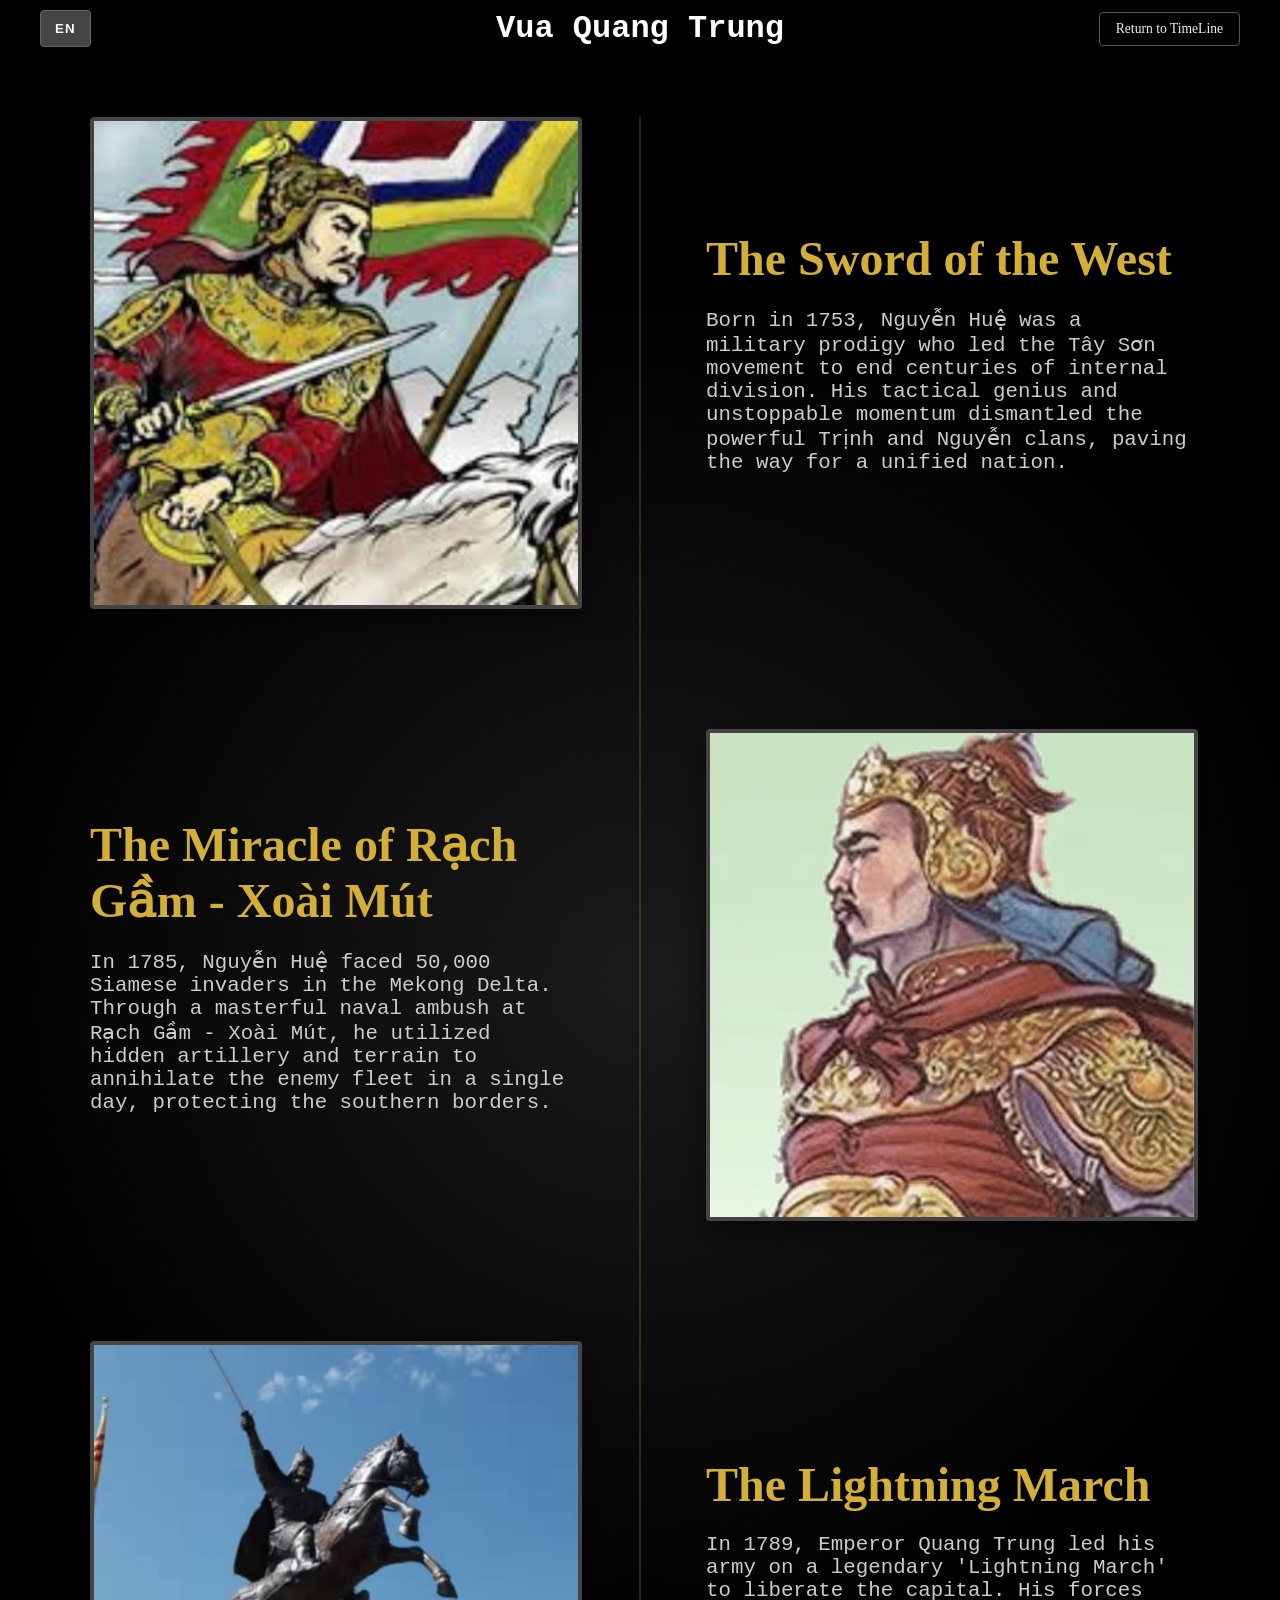
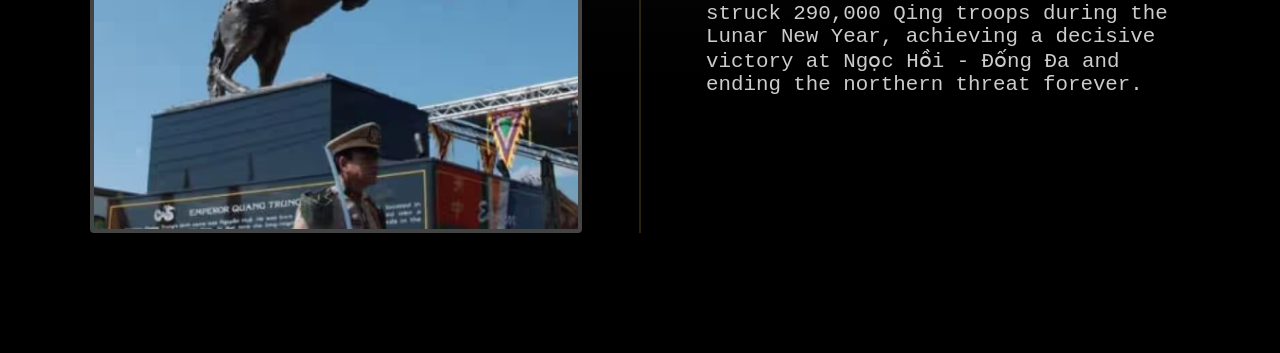
<file: templates/VuaQuangTrung.html>
<!DOCTYPE html>
<html lang="en">
<head>
    <meta charset="UTF-8">
    <meta name="viewport" content="width=device-width, initial-scale=1.0">
    <title>Vua Quang Trung - Vietnamese History</title>
    <link rel="stylesheet" href="../static/main.css">
    <link rel="stylesheet" href="../static/inner-page.css">
    <script src="../static/main.js" defer></script>
</head>

<body>
    <header class="main-header">
        <div class="header-left">
            <button id="lang-toggle" class="lang-btn">EN</button>
        </div>

        <h1 class="site-title" data-key="era.ninth"></h1>

        <div class="toggle-group">
            <a href="../index.html" class="return-btn">Return to TimeLine</a>
        </div>
    </header>

    <div class="container">
        <div class="vertical-divider"></div>

        <div class="content-row row-left">
            <div class="image-box">
                <img src="../static/images/GoForth.png" alt="The Legend">
            </div>
            <div class="info-box">
                <h2 data-key="quang_trung.union_h2"></h2>
                <p data-key="quang_trung.union_p"></p>
            </div>
        </div>

        <div class="content-row row-left">
            <div class="info-box">
                <h2 data-key="quang_trung.eggs_h2"></h2>
                <p data-key="quang_trung.eggs_p"></p>
            </div>
            <div class="image-box">
                <img src="../static/images/SideProf.png" alt="The Eggs">
            </div>
        </div>

         <div class="content-row row-right">
            <div class="info-box">
                <h2 data-key="quang_trung.after_h2"></h2>
                <p data-key="quang_trung.after_p"></p>
            </div>  
            <div class="image-box">
                <img src="../static/images/Aura.png" alt="The Eggs">
            </div>
        </div>
    </div>
</body>
</html>
</file>
<file: static/main.css>
body, html {
    margin: 0;
    padding: 0;
    background-color: var(--bg-grey); /* Default solid grey */
    color: white;
    font-family: 'Georgia', serif;
    overflow-x: hidden;
    overflow-y: auto;
}
html {
    overflow-y: scroll; /* Always show vertical scrollbar to prevent layout shift */
    scroll-behavior: smooth;
}



#canvas-container {
    position: fixed;
    top: 0;
    left: 0;
    width: 100%;
    height: 100%;
    z-index: 0; /* Behind everything */
    opacity: 0.5; /* Always visible at 50%, or 1 if you want it bright */
    transition: opacity 0.5s ease;
    pointer-events: none;
}


main {
    position: relative;
    z-index: 10;
}

/* A class to reveal the background */
#canvas-container.show-visual {
    opacity: 1;
}

/* --- Header & Dropdown --- */
.main-header {
    display: flex;
    justify-content: space-between;
    align-items: center;
    padding: 10px 40px;
    background: rgba(0,0,0,0.6);
    backdrop-filter: blur(8px);
    position: sticky;
    top: 0;
    z-index: 1000;
    /* This ensures the header always takes the full width of the viewport */
    width: 100%; 
    box-sizing: border-box;
}

.main-header h1, .header-title {
    position: absolute;
    left: 50%;
    transform: translateX(-50%);
    margin: 0;
    white-space: nowrap; /* Prevents title from wrapping */
    font-family: 'Courier New', Courier, monospace;
}

.dropdown {
    position: relative;
    display: inline-block;
}

.v-events-btn {
    background: #1a1a1a;
    color: #f1f1f1;
    padding: 10px 20px;
    border: none;
    font-weight: bold;
    cursor: pointer;
    border-radius: 4px;
    font-family:'Courier New', Courier, monospace;
    text-transform: uppercase;
}

.dropdown-content {
    display: none;
    position: absolute;
    background: #1a1a1a;
    min-width: 220px;
    box-shadow: 0 8px 16px rgba(0,0,0,0.3);
    top: 100%;
    left: 0;
    color: #f1f1f1;
}

.dropdown-header {
    display: block;
    padding: 12px;
    font-size: 11px;
    color: #999;
    text-transform: uppercase;
    letter-spacing: 1px;
    border-bottom: 1px solid #eee;
}

.dropdown-content a {
    font-family: 'Courier New', Courier, monospace;
    color: #f1f1f1;
    padding: 12px;
    text-decoration: none;
    display: block;
    font-size: 13px;
}

.dropdown-content a:hover { background: #444; }
.dropdown:hover .dropdown-content { display: block; }

/* --- Navigation Buttons --- */
.toggle-group { display: flex; gap: 5px; }
.toggle-btn {
    background: #444;
    color: white;
    border: 1px solid #666;
    padding: 10px 15px;
    cursor: pointer;
}
.toggle-btn.active { background: white; color: black; }

/* --- Timeline Layout --- */
#timeline-container {
    position: relative;
    max-width: 1200px;
    margin: 60px auto;
}

.center-line {
    position: absolute;
    left: 50%;
    top: 0;
    bottom: 0;
    width: 4px;
    background: rgba(255,255,255,0.2);
    transform: translateX(-50%);
}

.timeline-item {
    position: relative;
    display: flex;
    justify-content: center;
    align-items: center;
    margin-bottom: 150px;
    width: 100%;
    scroll-margin-top: 100px;
}

.card-wrapper {
    width: 350px;
    border: var(--card-border);
    background: #1a1a1a;
    padding: 5px;
    text-align: center;
    z-index: 10;
    transition: transform 0.3s ease;
}

.card-wrapper:hover { transform: scale(1.03); }


.date-tag { margin-top: 5px; font-weight: bold; color: #ccc; }

.card-link {
    text-decoration: none;
    color: inherit;
}


/* --- About Section Styling --- */
#about-container {
    display: flex;
    justify-content: center;
    align-items: center;
    min-height: 80vh; /* Keeps it centered vertically */
    padding: 20px;
    background: transparent; /* Let Three.js show through */
}

.about-card {
    max-width: 650px;
    width: 100%;
    /* 0.6 is the transparency (60% black). 
       This allows the Three.js background to peek through */
    background: rgba(0, 0, 0, 0.6); 
    
    /* This creates the "Frosted Glass" effect */
    backdrop-filter: blur(12px);
    -webkit-backdrop-filter: blur(12px); 
    
    padding: 50px;
    border: 1px solid rgba(255, 255, 255, 0.2); 
    border-radius: 15px;
    text-align: center;
    box-shadow: 0 20px 50px rgba(0, 0, 0, 0.5);
    z-index: 10;
}

.about-card h2 {
    margin-top: 0;
    font-size: 2rem;
    letter-spacing: 2px;
    text-transform: uppercase;
    color: #ffffff;
    font-family: 'Courier New', Courier, monospace;
}

.about-card p {
    font-size: 1.1rem;
    line-height: 1.8;
    color: #e0e0e0;
    font-family: 'Courier New', Courier, monospace;
}

.about-card strong {
    color: #fff;
    text-shadow: 0 0 10px rgba(255,255,255,0.3);
}

/* Helper to ensure it stays hidden when not toggled */
.hidden {
    display: none !important;
}

/* =========================
   HEADER LEFT GROUP FIX
========================= */
.header-left {
    display: flex;
    align-items: center;
    gap: 12px;
}

/* =========================
   LANGUAGE BUTTON
========================= */
.lang-btn {
    background: #444;
    color: white;
    border: 1px solid #666;
    padding: 10px 14px;
    cursor: pointer;
    border-radius: 4px;

    min-width: 50px;
    text-align: center;
    flex-shrink: 0;

    font-weight: bold;
    letter-spacing: 1px;
}

.lang-btn:hover {
    background: #666;
}

.image-placeholder {
    width: 100%;
    height: 350px;
    background: #000;
    display: flex;
    align-items: center;
    justify-content: center;
    overflow: hidden; /* VERY IMPORTANT */
    position: relative;
}

/* Fix image sizing inside placeholder */
.image-placeholder img {
    width: 100%;
    height: 100%;
    object-fit: cover; /* keeps aspect ratio but fills box */
    display: block;
    transition: opacity 1s ease;
}
.img-alt {
    position: absolute;
    top: 0;
    left: 0;
    opacity: 0;
    transition: opacity 2s ease;
}
.image-placeholder:hover img:not(.img-alt) {
    opacity: 0;
}
.image-placeholder:hover .img-alt {
    opacity: 1;
}

/* 1. Force the About container to be full screen height */
#about-container {
    min-height: 100vh; 
    display: flex;
    align-items: center;    /* Vertically center the card */
    justify-content: center; /* Horizontally center the card */
    margin: 0;
    padding: 0;
    background: transparent; /* Let the 3D scene show through */
}

/* 2. Kill the "inline" gap at the bottom of the 3D canvas */
canvas {
    display: block;
}

/* 3. Ensure the background color matches the dark vibe */
body {
    background: radial-gradient(circle, #1a1a1a 0%, #000000 60%);
    margin: 0;
}

.inner-page-wrapper {
    max-width: 900px;
    margin: 50px auto;
    background: rgba(255, 255, 255, 0.05); /* Slight "glass" look */
    padding: 40px;
    border-radius: 15px;
    border: 1px solid rgba(212, 175, 55, 0.3); /* Gold border hint */
}

.hero-section h1 {
    font-family: 'Your Calligraphy Font', serif;
    color: #d4af37; /* Gold */
    font-size: 3rem;
    text-align: center;
}

.back-btn {
    display: inline-block;
    margin-top: 40px;
    color: #fff;
    text-decoration: none;
    border: 1px solid #fff;
    padding: 10px 20px;
    transition: 0.3s;
}

.back-btn:hover {
    background: #fff;
    color: #000;
}
</file>
<file: static/inner-page.css>
/* --- Inner Page Specific Styles --- */

:root {
    --bg-color: #1a1a1a;
    --text-color: #f0f0f0;
    --accent-gold: #d4af37;
    --line-color: #555;
}


/* --- Container & Vertical Line --- */
.container {
    position: relative;
    max-width: 1100px;
    margin: 60px auto;
    padding: 0 20px;
}

/* The thick vertical line from your "ahh.jpg" */
.vertical-divider {
    position: absolute;
    left: 50%;
    top: 0;
    bottom: 0;
    width: 2px;
    background-color: rgba(212,175,55,0.2);
    transform: translateX(-50%);
    z-index: 1;
}

/* --- Content Rows --- */
.content-row {
    display: flex;
    justify-content: space-between;
    align-items: center;
    margin-bottom: 120px; /* Space between story beats */
    position: relative;
    z-index: 2; /* Ensures content is above the line */
}

.image-box, .info-box {
    width: 44%; /* Leaves 12% gap for the center line */
    box-sizing: border-box;
}

/* --- Image Styling --- */
.image-box img {
    width: 100%;
    height: auto;
    display: block;
    border: 4px solid #444;
    box-shadow: 0 10px 30px rgba(0,0,0,0.5);
    border-radius: 4px;
    filter: grayscale(20%);
}

/* --- Text Styling --- */
.info-box h2 {
    color: var(--accent-gold);
    font-size: 3rem;
    margin-top: 0;
    margin-bottom: 15px;
    font-family: serif;
}

.info-box p {
    font-family: 'Courier New', Courier, monospace;
    font-size: 1.3rem;
    color: #ccc;
}

/* --- The Zig-Zag Logic --- */
/* Default: Image Left, Text Right */
.row-left {
    flex-direction: row;
}

/* Flipped: Text Left, Image Right */
.row-right {
    flex-direction: row-reverse;
}

/* --- Header Tweaks (Reusing main.css classes) --- */
.main-header {
    /* These ensure the header stays exactly like the homepage */
    position: sticky;
    top: 0;
    z-index: 1000;
    background: rgba(0, 0, 0, 0.8);
    backdrop-filter: blur(10px);
}

.return-btn {
    text-decoration: none;
    background: transparent;
    color: var(--text-color);
    border: 1px solid #555;
    padding: 8px 16px;
    font-size: 0.85rem;
    border-radius: 4px;
    transition: all 0.3s ease;
}

.return-btn:hover {
    background: var(--accent-gold);
    color: #000;
    border-color: var(--accent-gold);
}

/* --- Mobile Responsiveness --- */
@media (max-width: 850px) {
    .vertical-divider {
        display: none; /* Hide line on small screens */
    }
    
    .content-row, .row-right {
        flex-direction: column; /* Stack vertically on phones */
        text-align: center;
    }
    
    .image-box, .info-box {
        width: 100%;
        margin-bottom: 30px;
    }
}
</file>
